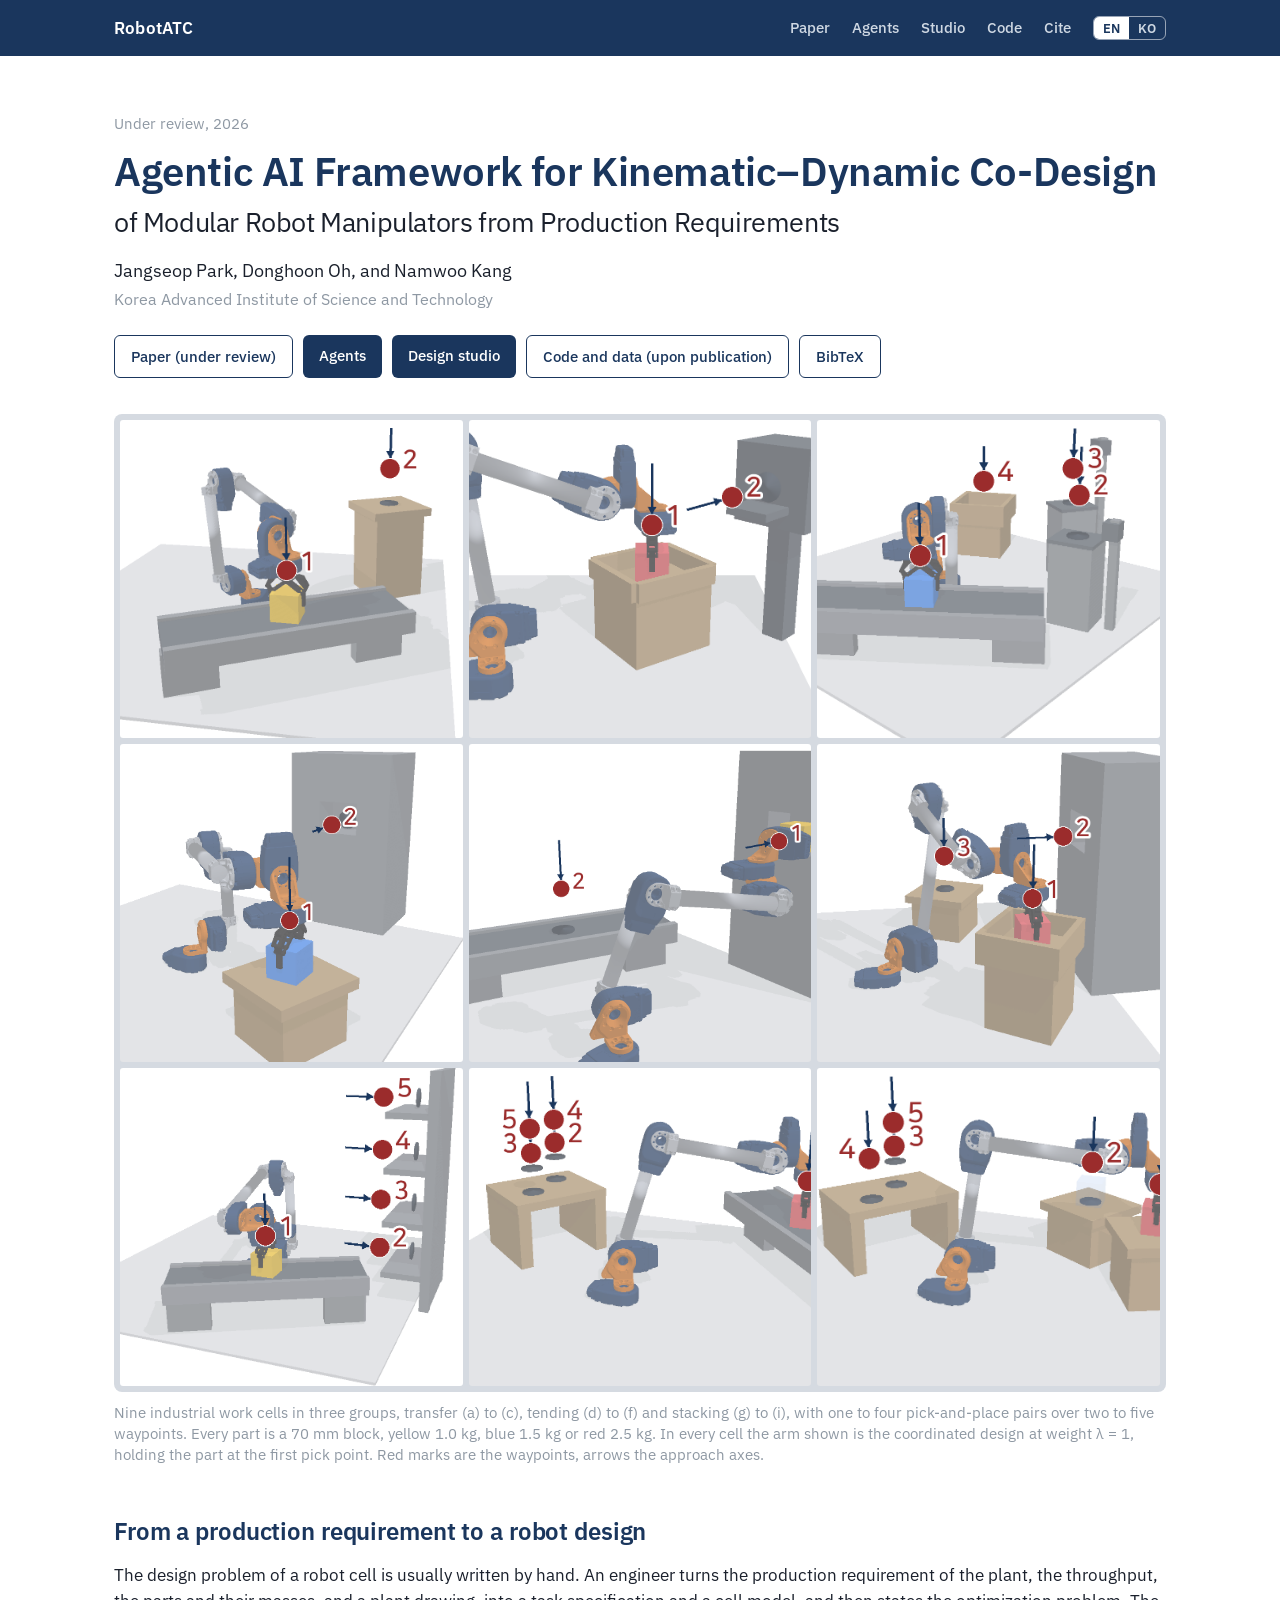
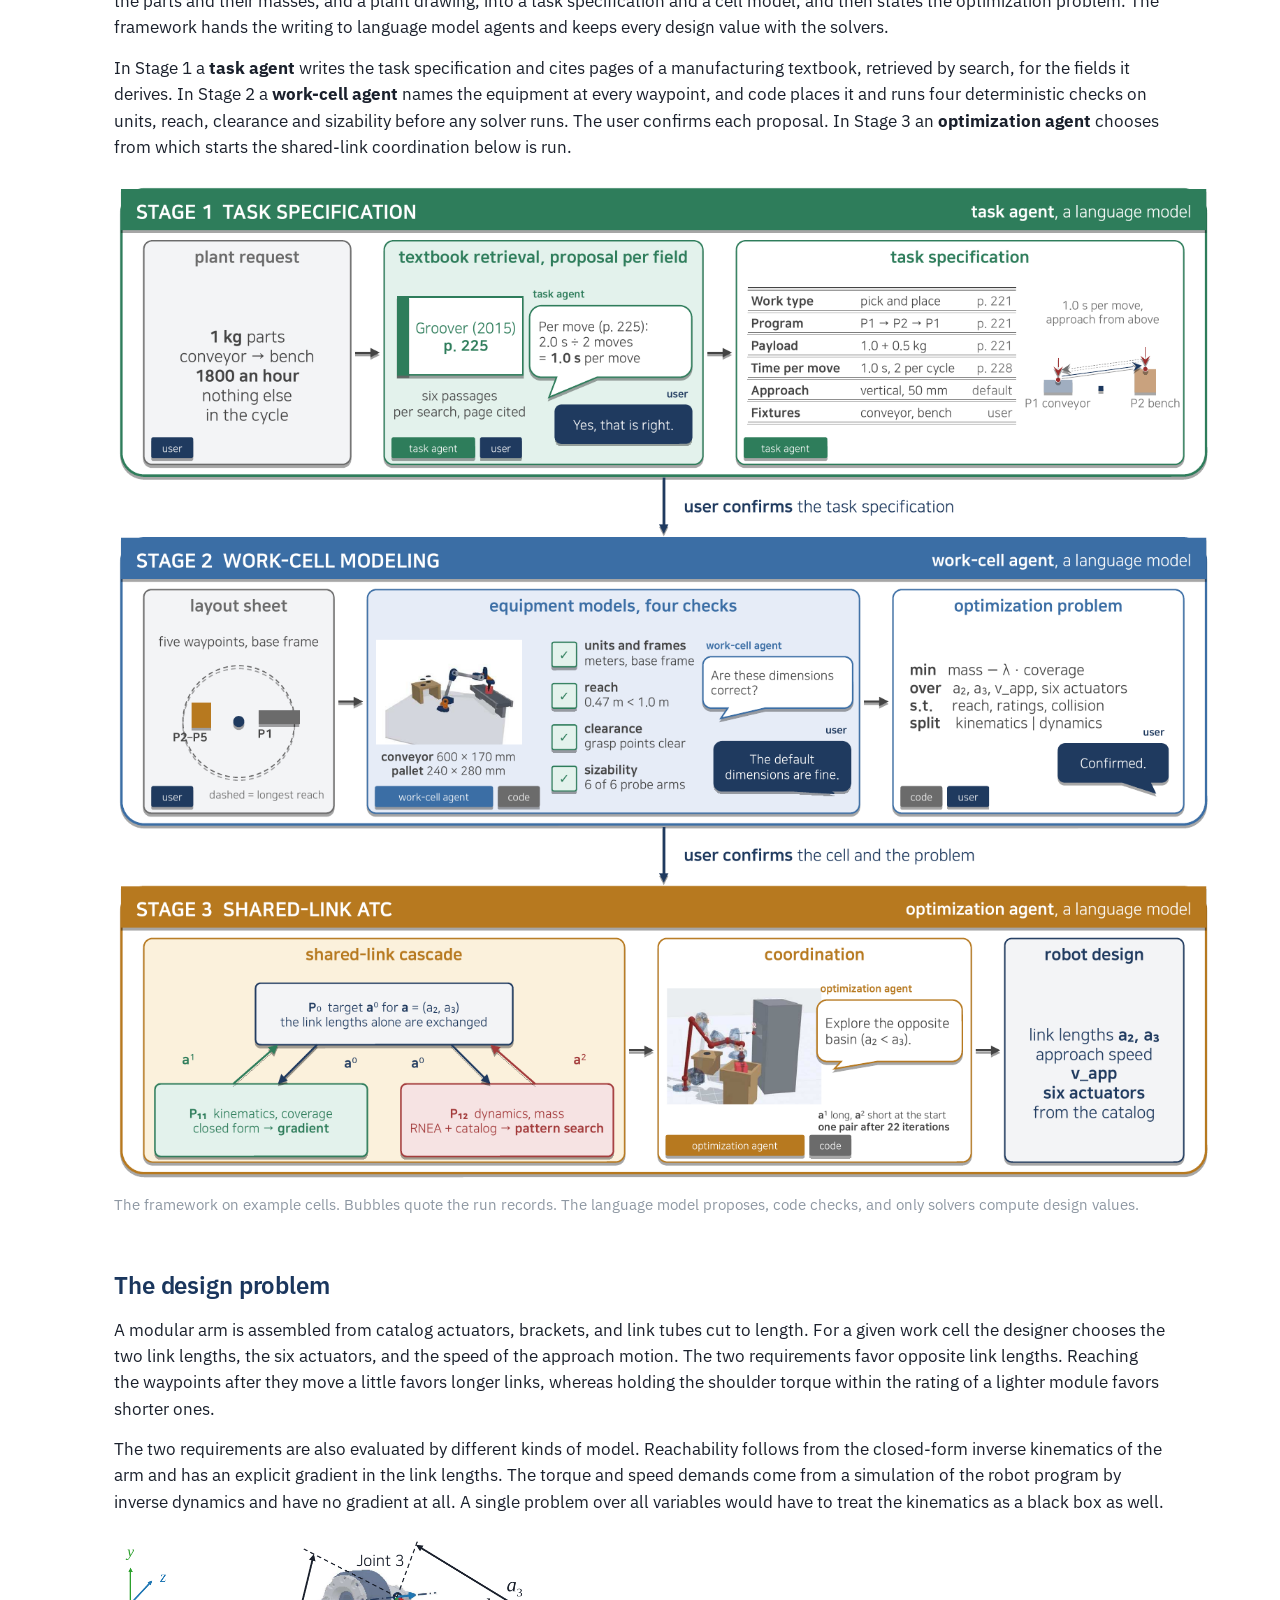
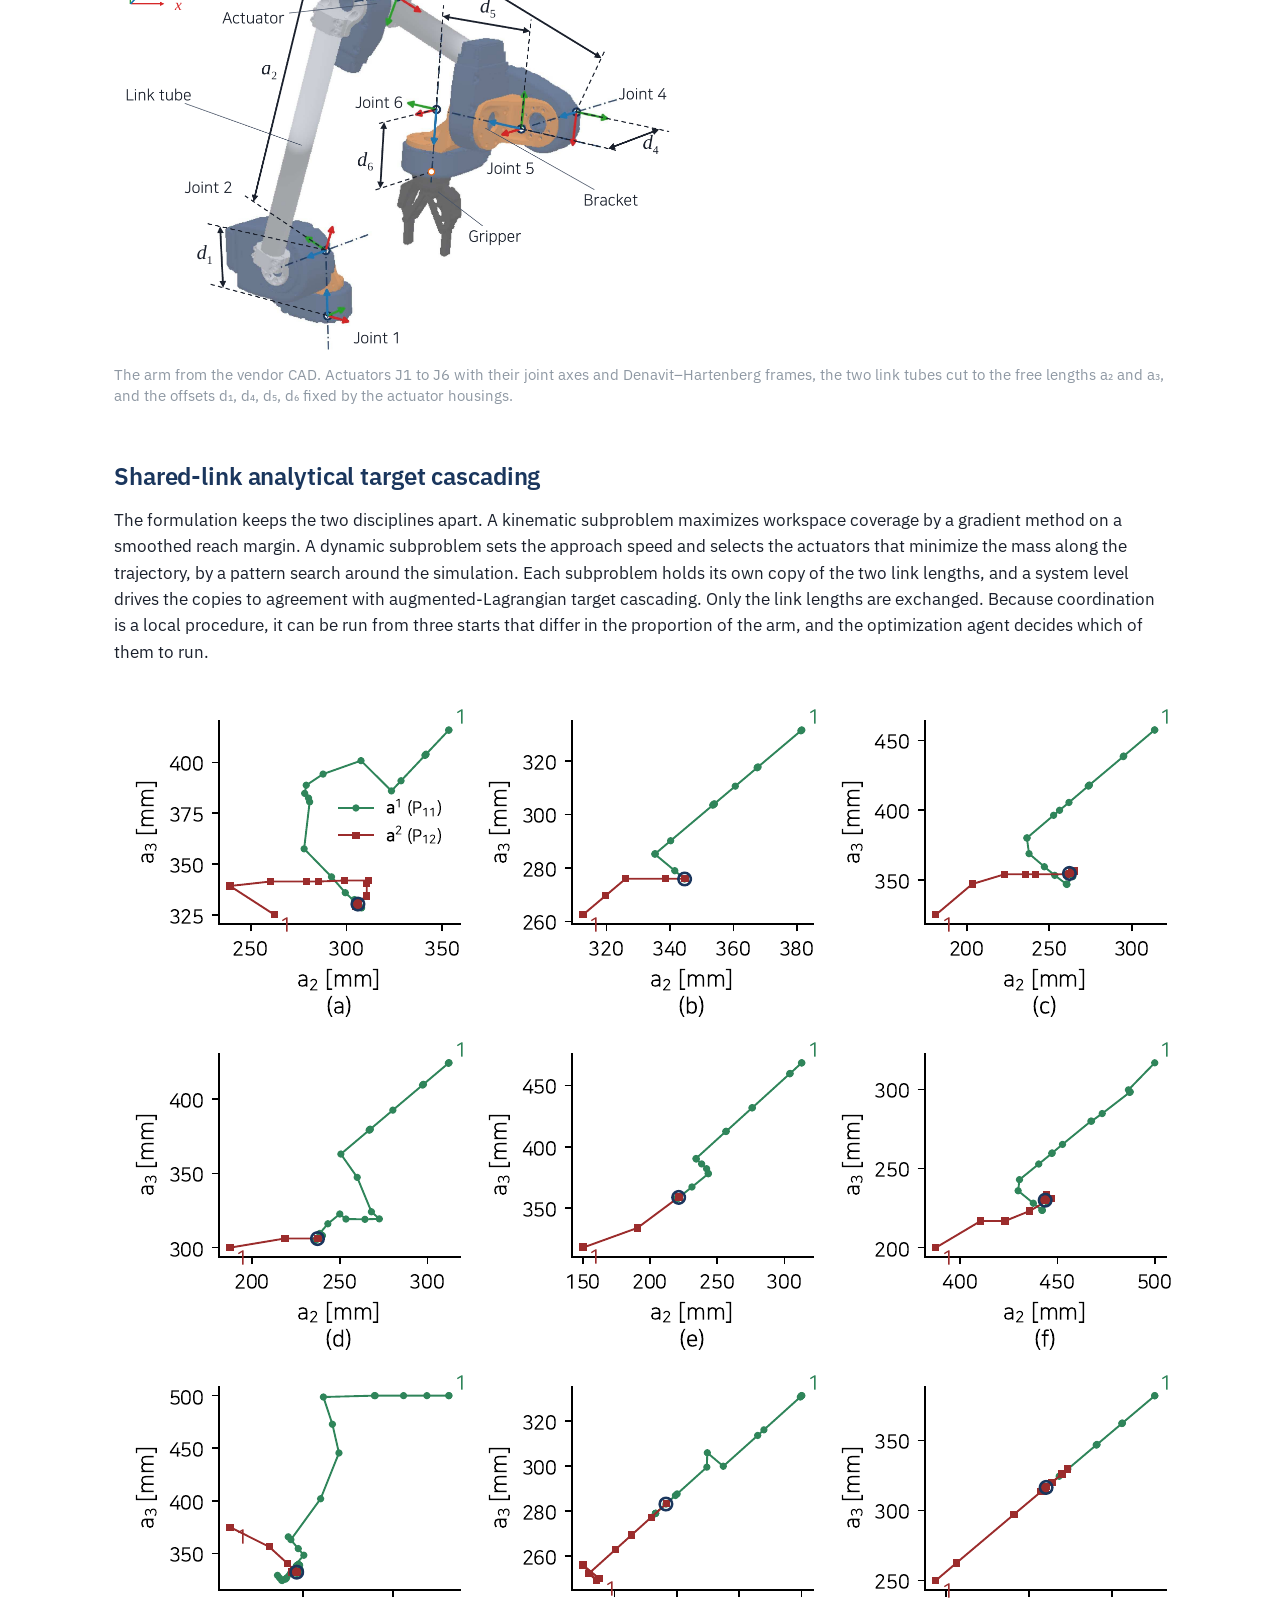
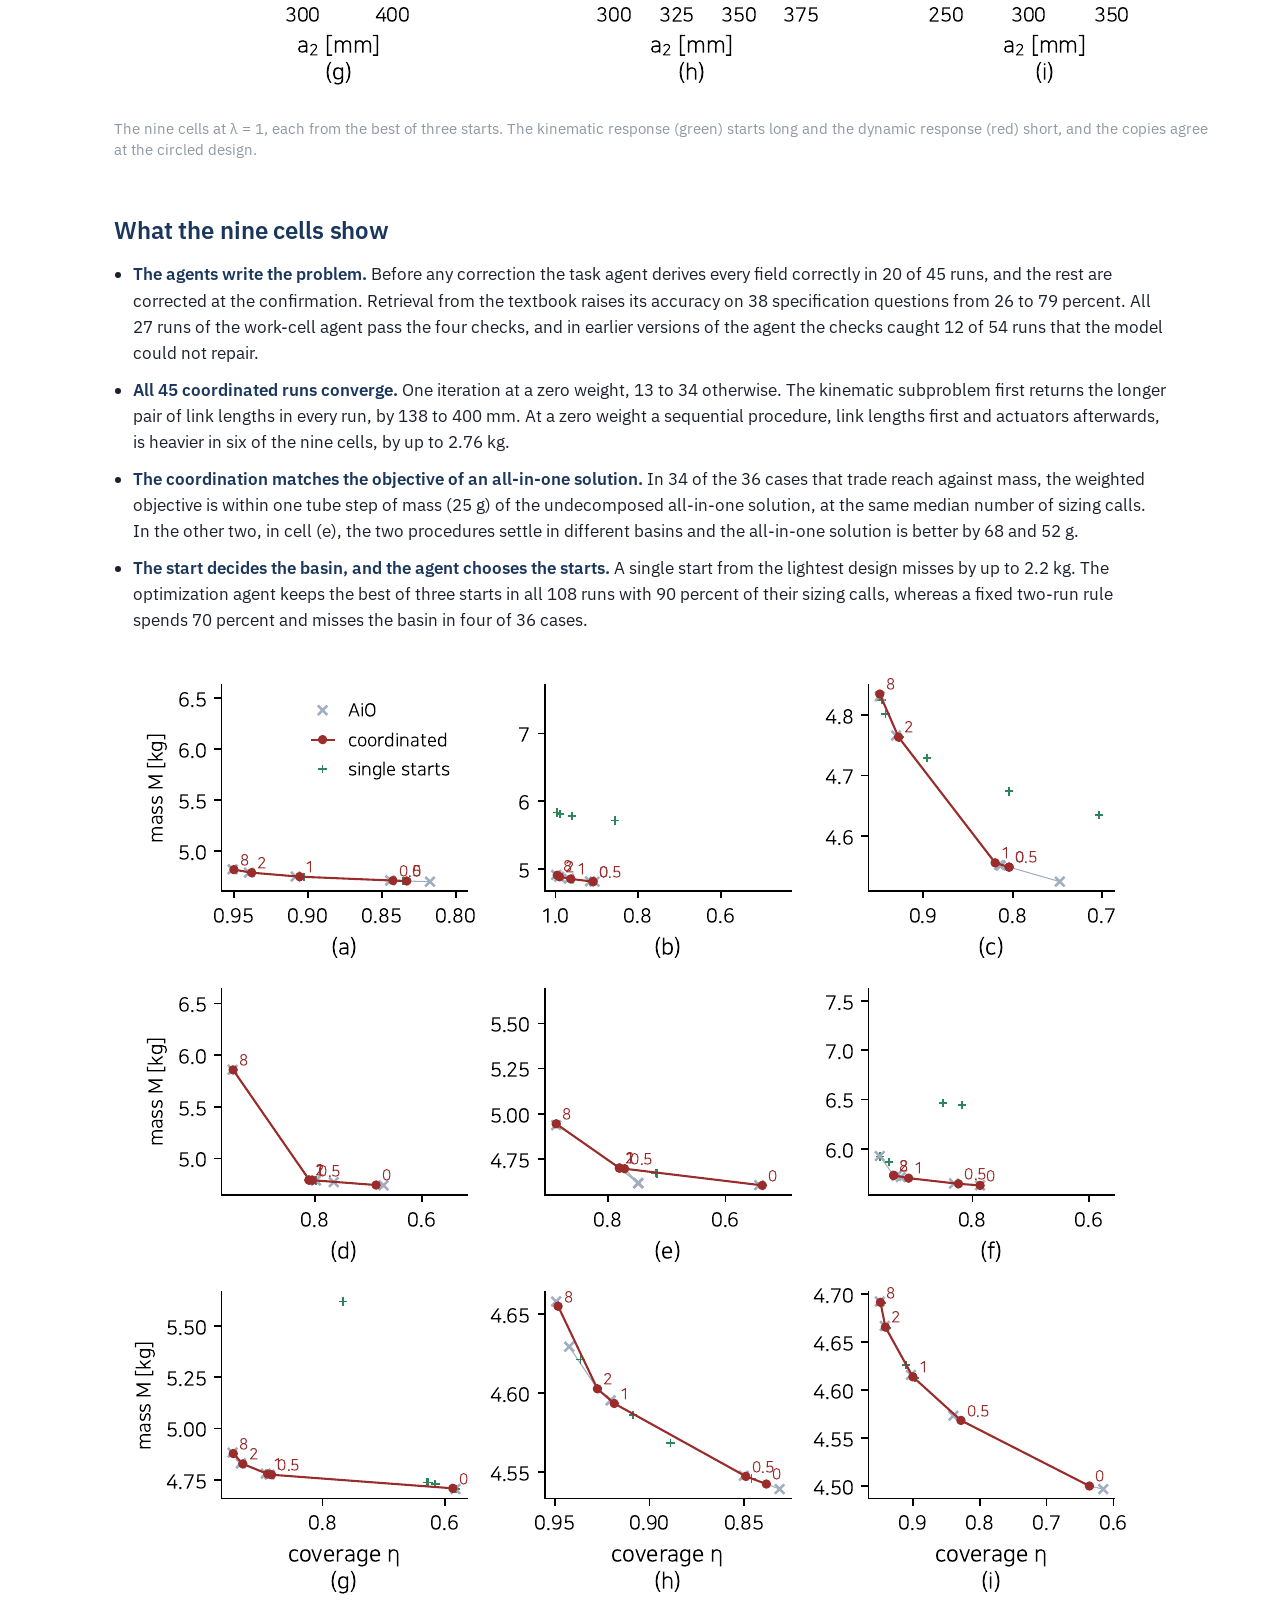
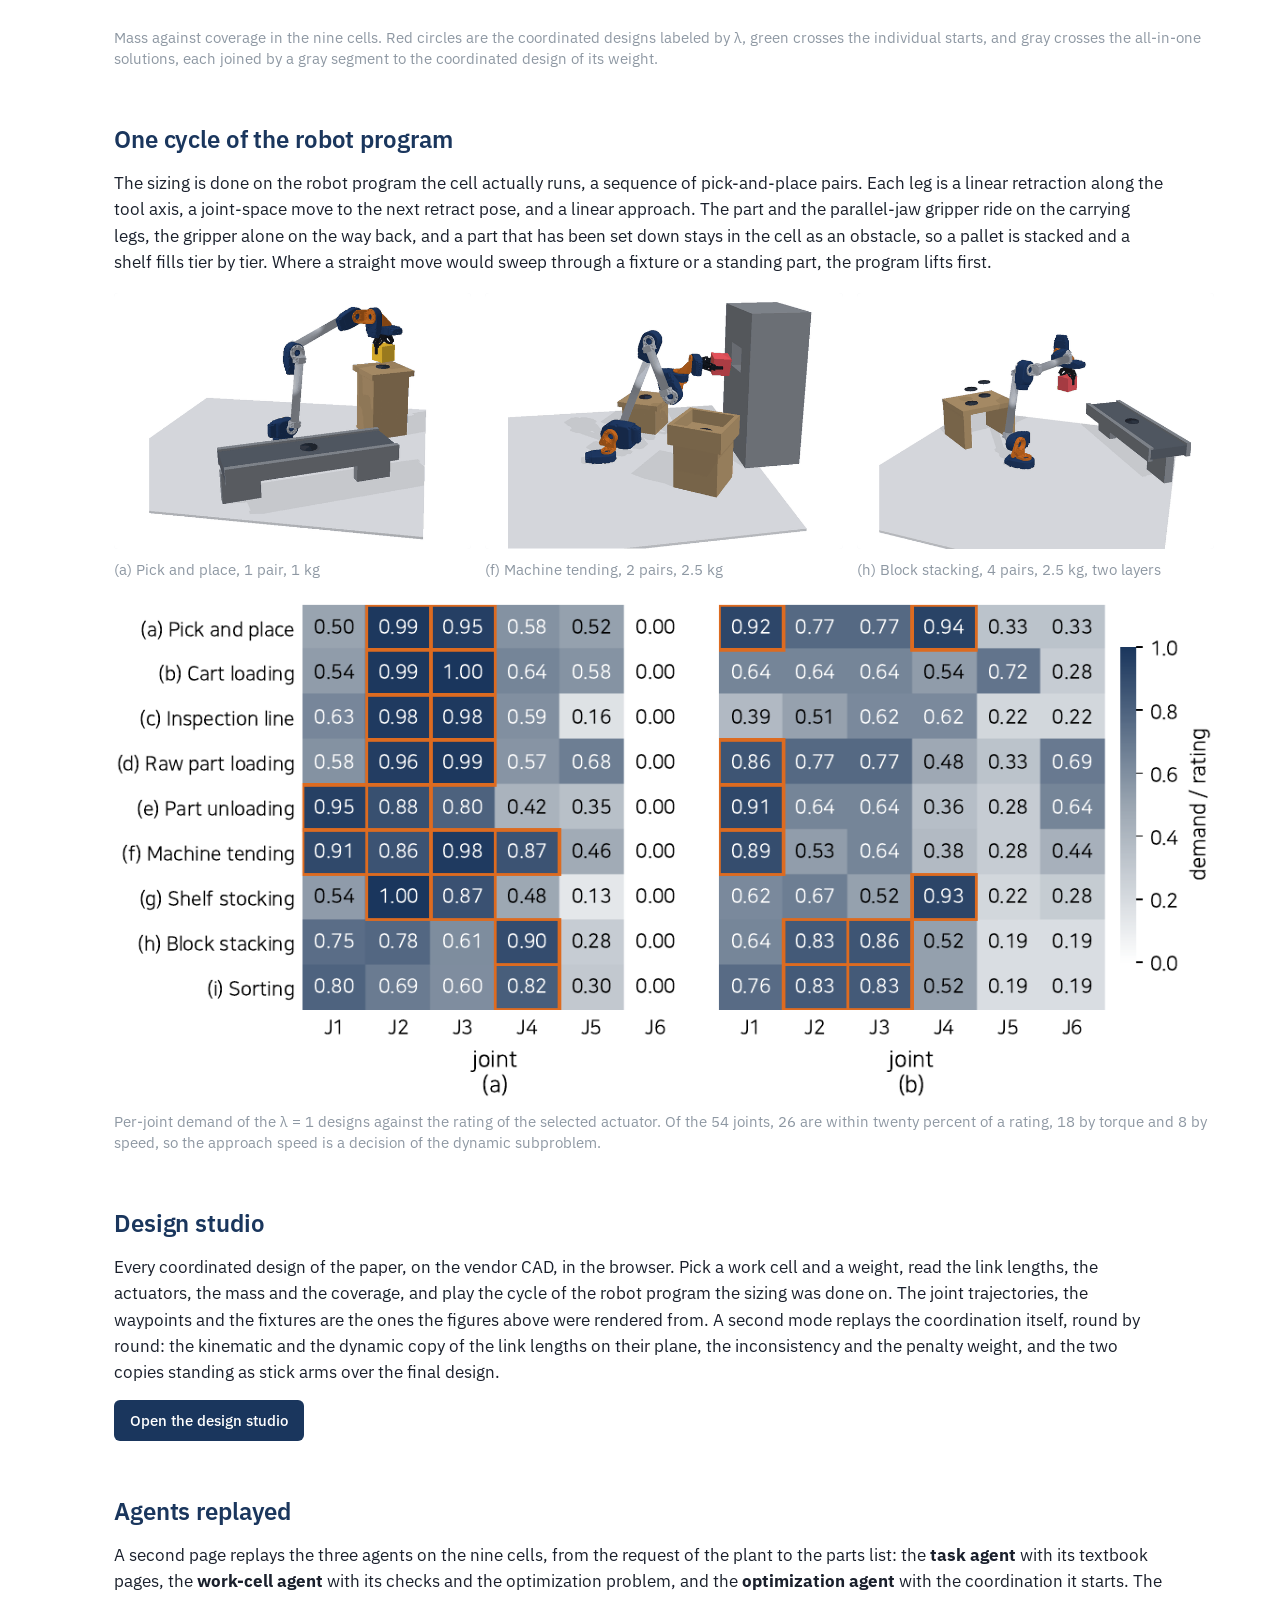
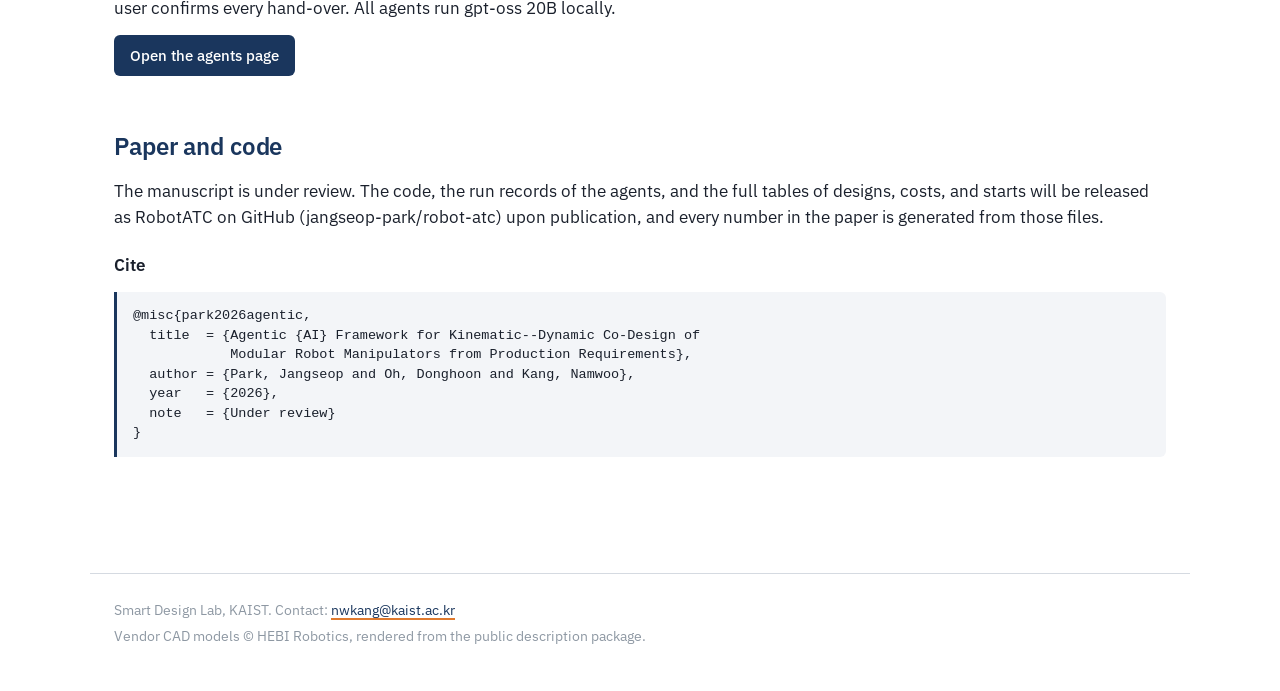
<file: index.html>
<!doctype html>
<html lang="en">
<head>
<meta charset="utf-8">
<meta name="viewport" content="width=device-width, initial-scale=1">
<title>RobotATC — Agentic AI Framework for Kinematic–Dynamic Co-Design</title>
<meta name="description" content="Language model agents write the co-design problem of a modular 6-DOF arm from a production requirement, and shared-link analytical target cascading solves it. Nine industrial work cells, code and data.">
<meta property="og:title" content="RobotATC — Agentic AI Framework for Kinematic–Dynamic Co-Design of Modular Robot Manipulators">
<meta property="og:description" content="From a production requirement to a modular arm: three language model agents, deterministic checks, and shared-link analytical target cascading on nine industrial work cells.">
<meta property="og:image" content="https://robotatc.github.io/assets/framework_staged.png">
<link rel="preconnect" href="https://fonts.googleapis.com">
<link rel="preconnect" href="https://fonts.gstatic.com" crossorigin>
<link href="https://fonts.googleapis.com/css2?family=IBM+Plex+Sans:ital,wght@0,400;0,500;0,600;1,400&family=Noto+Sans+KR:wght@400;500;700&display=swap" rel="stylesheet">
<link rel="stylesheet" href="style.css">
<link rel="icon" href="data:image/svg+xml,%3Csvg xmlns='http://www.w3.org/2000/svg' viewBox='0 0 32 32'%3E%3Ccircle cx='16' cy='16' r='14' fill='%231A365D'/%3E%3Ccircle cx='16' cy='16' r='5' fill='%23E07A2E'/%3E%3C/svg%3E">
</head>
<body>

<div class="top-wrap">
<header class="top">
  <a class="mark" href="/">RobotATC</a>
  <nav>
    <a href="#paper" data-i18n="nav.paper">Paper</a>
    <a href="agents/">Agents</a>
    <a href="studio/" data-i18n="nav.studio">Studio</a>
    <a href="#paper" data-i18n="nav.code">Code</a>
    <a href="#cite" data-i18n="nav.cite">Cite</a>
    <span class="lang" role="group" aria-label="Language"><button data-lang="en" class="on">EN</button><span>/</span><button data-lang="ko">KO</button></span>
  </nav>
</header>
</div>

<main>

<section class="title">
  <p class="venue" data-i18n="venue">Under review, 2026</p>
  <h1><b data-i18n="h1">Agentic AI Framework for Kinematic–Dynamic Co-Design</b><br><span data-i18n="h1sub">of Modular Robot Manipulators from Production Requirements</span></h1>
  <p class="authors" data-i18n-html="authors">Jangseop Park, Donghoon Oh, and Namwoo Kang<br><em>Korea Advanced Institute of Science and Technology</em></p>
  <p class="links">
    <span class="btn quiet" data-i18n="btn.paper">Paper (under review)</span>
    <a class="btn" href="agents/">Agents</a>
    <a class="btn" href="studio/" data-i18n="btn.studio">Design studio</a>
    <span class="btn quiet" data-i18n="btn.code">Code and data (upon publication)</span>
    <a class="btn quiet" href="#cite">BibTeX</a>
  </p>
</section>

<section class="cells" aria-label="The nine work cells">
  <figure>
    <div class="grid9">
      <img src="assets/cell_a_wp.png?v=20261107" alt="(a) Pick and place, two waypoints">
      <img src="assets/cell_b_wp.png?v=20261107" alt="(b) Cart loading, two waypoints">
      <img src="assets/cell_c_wp.png?v=20261107" alt="(c) Inspection line, four waypoints">
      <img src="assets/cell_d_wp.png?v=20261107" alt="(d) Raw part loading, two waypoints">
      <img src="assets/cell_e_wp.png?v=20261107" alt="(e) Part unloading, two waypoints">
      <img src="assets/cell_f_wp.png?v=20261107" alt="(f) Machine tending, three waypoints">
      <img src="assets/cell_g_wp.png?v=20261107" alt="(g) Shelf stocking, five waypoints">
      <img src="assets/cell_h_wp.png?v=20261107" alt="(h) Block stacking, five waypoints">
      <img src="assets/cell_i_wp.png?v=20261107" alt="(i) Sorting, five waypoints">
    </div>
    <figcaption data-i18n="cells.cap">Nine industrial work cells in three groups, transfer (a) to (c), tending (d) to (f) and stacking (g) to (i), with one to four pick-and-place pairs over two to five waypoints. Every part is a 70 mm block, yellow 1.0 kg, blue 1.5 kg or red 2.5 kg. In every cell the arm shown is the coordinated design at weight λ = 1, holding the part at the first pick point. Red marks are the waypoints, arrows the approach axes.</figcaption>
  </figure>
</section>

<section class="prose" id="framework">
  <h2 data-i18n="fw.h">From a production requirement to a robot design</h2>
  <p data-i18n="fw.p1">The design problem of a robot cell is usually written by hand. An engineer turns the production requirement of the plant, the throughput, the parts and their masses, and a plant drawing, into a task specification and a cell model, and then states the optimization problem. The framework hands the writing to language model agents and keeps every design value with the solvers.</p>
  <p data-i18n-html="fw.p2">In Stage 1 a <b>task agent</b> writes the task specification and cites pages of a manufacturing textbook, retrieved by search, for the fields it derives. In Stage 2 a <b>work-cell agent</b> names the equipment at every waypoint, and code places it and runs four deterministic checks on units, reach, clearance and sizability before any solver runs. The user confirms each proposal. In Stage 3 an <b>optimization agent</b> chooses from which starts the shared-link coordination below is run.</p>
  <figure class="wide">
    <img src="assets/framework_staged.png?v=20261107" alt="The three stages of the framework on example cells, with the dialog of each agent and the confirmation of the user">
    <figcaption data-i18n="fw.cap">The framework on example cells. Bubbles quote the run records. The language model proposes, code checks, and only solvers compute design values.</figcaption>
  </figure>
</section>

<section class="prose">
  <h2 data-i18n="prob.h">The design problem</h2>
  <p data-i18n="prob.p1">A modular arm is assembled from catalog actuators, brackets, and link tubes cut to length. For a given work cell the designer chooses the two link lengths, the six actuators, and the speed of the approach motion. The two requirements favor opposite link lengths. Reaching the waypoints after they move a little favors longer links, whereas holding the shoulder torque within the rating of a lighter module favors shorter ones.</p>
  <p data-i18n="prob.p2">The two requirements are also evaluated by different kinds of model. Reachability follows from the closed-form inverse kinematics of the arm and has an explicit gradient in the link lengths. The torque and speed demands come from a simulation of the robot program by inverse dynamics and have no gradient at all. A single problem over all variables would have to treat the kinematics as a black box as well.</p>
  <figure class="arm">
    <img src="assets/arm_cad.png?v=20261107" alt="The modular arm from the vendor CAD with joint frames and the dimensions d1, a2, a3, d4, d5, d6">
    <figcaption data-i18n="arm.cap">The arm from the vendor CAD. Actuators J1 to J6 with their joint axes and Denavit–Hartenberg frames, the two link tubes cut to the free lengths a₂ and a₃, and the offsets d₁, d₄, d₅, d₆ fixed by the actuator housings.</figcaption>
  </figure>
</section>

<section class="prose">
  <h2 data-i18n="atc.h">Shared-link analytical target cascading</h2>
  <p data-i18n="atc.p">The formulation keeps the two disciplines apart. A kinematic subproblem maximizes workspace coverage by a gradient method on a smoothed reach margin. A dynamic subproblem sets the approach speed and selects the actuators that minimize the mass along the trajectory, by a pattern search around the simulation. Each subproblem holds its own copy of the two link lengths, and a system level drives the copies to agreement with augmented-Lagrangian target cascading. Only the link lengths are exchanged. Because coordination is a local procedure, it can be run from three starts that differ in the proportion of the arm, and the optimization agent decides which of them to run.</p>
  <figure class="wide">
    <img src="assets/c_trace9.png?v=20261107" alt="Coordination of the nine cells at λ = 1 on the plane of the link lengths: kinematic response, dynamic response and system target, by iteration">
    <figcaption data-i18n="trace.cap">The nine cells at λ = 1, each from the best of three starts. The kinematic response (green) starts long and the dynamic response (red) short, and the copies agree at the circled design.</figcaption>
  </figure>
</section>

<section class="prose">
  <h2 data-i18n="find.h">What the nine cells show</h2>
  <ul class="findings">
    <li data-i18n-html="find.0"><b>The agents write the problem.</b> Before any correction the task agent derives every field correctly in 20 of 45 runs, and the rest are corrected at the confirmation. Retrieval from the textbook raises its accuracy on 38 specification questions from 26 to 79 percent. All 27 runs of the work-cell agent pass the four checks, and in earlier versions of the agent the checks caught 12 of 54 runs that the model could not repair.</li>
    <li data-i18n-html="find.1"><b>All 45 coordinated runs converge.</b> One iteration at a zero weight, 13 to 34 otherwise. The kinematic subproblem first returns the longer pair of link lengths in every run, by 138 to 400 mm. At a zero weight a sequential procedure, link lengths first and actuators afterwards, is heavier in six of the nine cells, by up to 2.76 kg.</li>
    <li data-i18n-html="find.2"><b>The coordination matches the objective of an all-in-one solution.</b> In 34 of the 36 cases that trade reach against mass, the weighted objective is within one tube step of mass (25 g) of the undecomposed all-in-one solution, at the same median number of sizing calls. In the other two, in cell (e), the two procedures settle in different basins and the all-in-one solution is better by 68 and 52 g.</li>
    <li data-i18n-html="find.3"><b>The start decides the basin, and the agent chooses the starts.</b> A single start from the lightest design misses by up to 2.2 kg. The optimization agent keeps the best of three starts in all 108 runs with 90 percent of their sizing calls, whereas a fixed two-run rule spends 70 percent and misses the basin in four of 36 cases.</li>
  </ul>
  <figure class="wide">
    <img src="assets/c_fronts9.png?v=20261107" alt="Mass against coverage in the nine cells: the five coordinated designs by weight, and the all-in-one solutions">
    <figcaption data-i18n="fronts.cap">Mass against coverage in the nine cells. Red circles are the coordinated designs labeled by λ, green crosses the individual starts, and gray crosses the all-in-one solutions, each joined by a gray segment to the coordinated design of its weight.</figcaption>
  </figure>
</section>

<section class="prose">
  <h2 data-i18n="cycle.h">One cycle of the robot program</h2>
  <p data-i18n="cycle.p">The sizing is done on the robot program the cell actually runs, a sequence of pick-and-place pairs. Each leg is a linear retraction along the tool axis, a joint-space move to the next retract pose, and a linear approach. The part and the parallel-jaw gripper ride on the carrying legs, the gripper alone on the way back, and a part that has been set down stays in the cell as an obstacle, so a pallet is stacked and a shelf fills tier by tier. Where a straight move would sweep through a fixture or a standing part, the program lifts first.</p>
  <div class="gifs">
    <figure><img src="assets/cell_a_c.gif?v=20261005" loading="lazy" alt="Pick and place cycle"><figcaption data-i18n="gif.a">(a) Pick and place, 1 pair, 1 kg</figcaption></figure>
    <figure><img src="assets/cell_f_c.gif?v=20261005" loading="lazy" alt="Machine tending cycle"><figcaption data-i18n="gif.f">(f) Machine tending, 2 pairs, 2.5 kg</figcaption></figure>
    <figure><img src="assets/cell_h_c.gif?v=20261005" loading="lazy" alt="Palletizing cycle"><figcaption data-i18n="gif.h">(h) Block stacking, 4 pairs, 2.5 kg, two layers</figcaption></figure>
  </div>
  <figure class="wide">
    <img src="assets/c_demand_heat.png?v=20261107" alt="Per-joint torque and speed demand of the coordinated designs against the ratings of the selected actuators">
    <figcaption data-i18n="demand.cap">Per-joint demand of the λ = 1 designs against the rating of the selected actuator. Of the 54 joints, 26 are within twenty percent of a rating, 18 by torque and 8 by speed, so the approach speed is a decision of the dynamic subproblem.</figcaption>
  </figure>
</section>

<section class="prose" id="studio">
  <h2 data-i18n="studio.h">Design studio</h2>
  <p data-i18n="studio.p">Every coordinated design of the paper, on the vendor CAD, in the browser. Pick a work cell and a weight, read the link lengths, the actuators, the mass and the coverage, and play the cycle of the robot program the sizing was done on. The joint trajectories, the waypoints and the fixtures are the ones the figures above were rendered from. A second mode replays the coordination itself, round by round: the kinematic and the dynamic copy of the link lengths on their plane, the inconsistency and the penalty weight, and the two copies standing as stick arms over the final design.</p>
  <p><a class="btn" href="studio/" data-i18n="studio.btn">Open the design studio</a></p>
</section>

<section class="prose" id="agents">
  <h2 data-i18n="agents.h">Agents replayed</h2>
  <p data-i18n-html="agents.p">A second page replays the three agents on the nine cells, from the request of the plant to the parts list: the <b>task agent</b> with its textbook pages, the <b>work-cell agent</b> with its checks and the optimization problem, and the <b>optimization agent</b> with the coordination it starts. The user confirms every hand-over. All agents run gpt-oss 20B locally.</p>
  <p><a class="btn" href="agents/" data-i18n="agents.btn">Open the agents page</a></p>
</section>

<section class="prose" id="paper">
  <h2 data-i18n="paper.h">Paper and code</h2>
  <p data-i18n-html="paper.p">The manuscript is under review. The code, the run records of the agents, and the full tables of designs, costs, and starts will be released as RobotATC on GitHub (jangseop-park/robot-atc) upon publication, and every number in the paper is generated from those files.</p>
  <div id="cite">
    <h3 data-i18n="cite.h">Cite</h3>
<pre>@misc{park2026agentic,
  title  = {Agentic {AI} Framework for Kinematic--Dynamic Co-Design of
            Modular Robot Manipulators from Production Requirements},
  author = {Park, Jangseop and Oh, Donghoon and Kang, Namwoo},
  year   = {2026},
  note   = {Under review}
}</pre>
  </div>
</section>

</main>

<footer>
  <p data-i18n-html="ft.1">Smart Design Lab, KAIST. Contact: <a href="mailto:nwkang@kaist.ac.kr">nwkang@kaist.ac.kr</a></p>
  <p data-i18n="ft.2">Vendor CAD models © HEBI Robotics, rendered from the public description package.</p>
</footer>

<script src="i18n.js?v=12"></script>
<script src="lang.js"></script>
</body>
</html>
</file>
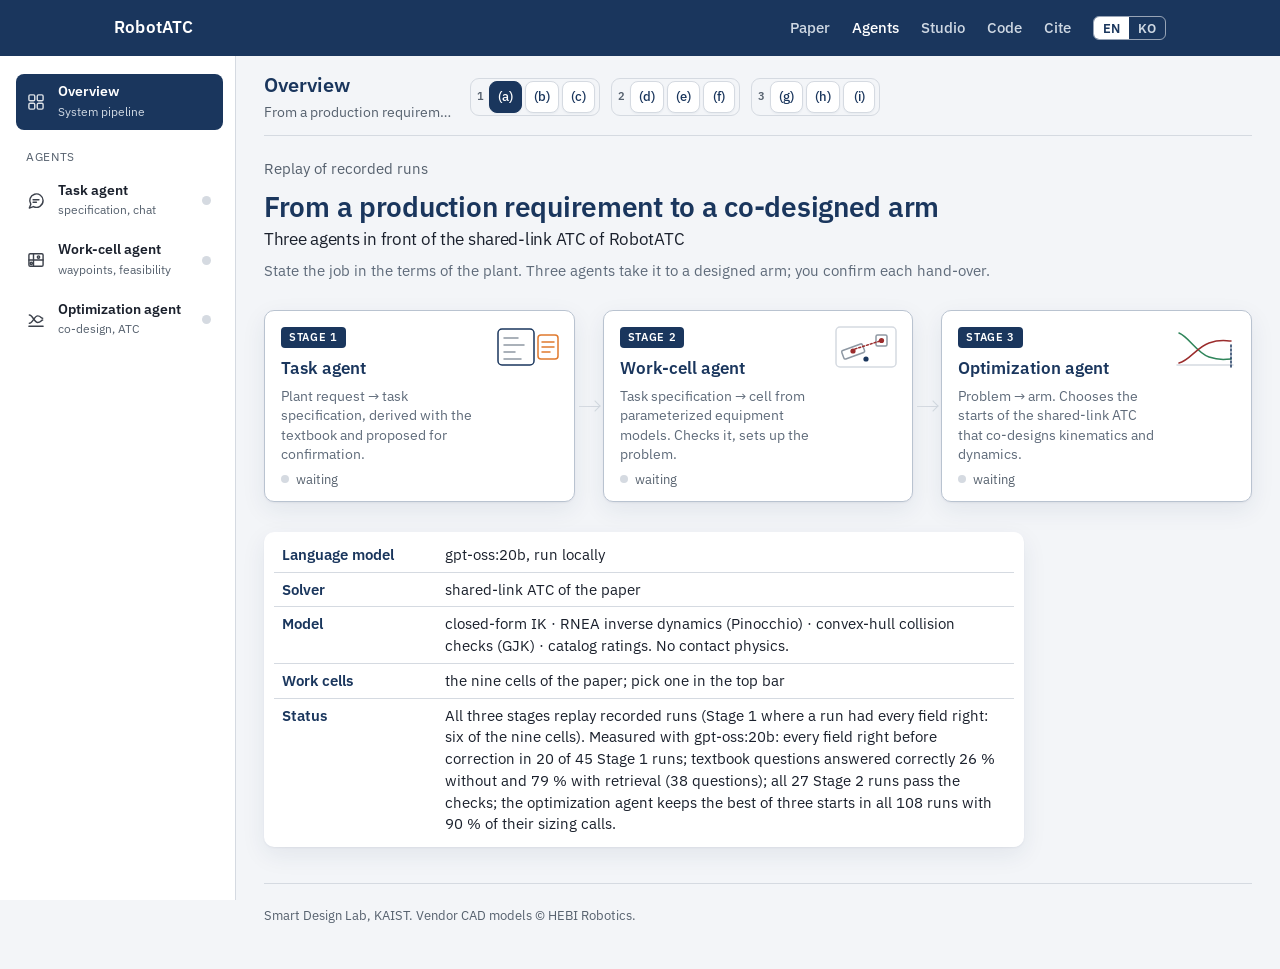
<file: agents/index.html>
<!doctype html>
<html lang="en">
<head>
<meta charset="utf-8">
<meta name="viewport" content="width=device-width, initial-scale=1">
<title>RobotATC Agents — from a production requirement to a co-designed arm</title>
<meta name="description" content="Three agents take a work cell from a production requirement to a co-designed modular arm: task, work-cell and optimization agent, with the user confirming each hand-over.">
<link rel="preconnect" href="https://fonts.googleapis.com">
<link rel="preconnect" href="https://fonts.gstatic.com" crossorigin>
<link href="https://fonts.googleapis.com/css2?family=IBM+Plex+Sans:ital,wght@0,400;0,500;0,600;1,400&family=IBM+Plex+Mono:wght@400;500&family=Noto+Sans+KR:wght@400;500;700&display=swap" rel="stylesheet">
<link rel="stylesheet" href="../style.css">
<link rel="stylesheet" href="style.css?v=19">
<link rel="icon" href="data:image/svg+xml,%3Csvg xmlns='http://www.w3.org/2000/svg' viewBox='0 0 32 32'%3E%3Ccircle cx='16' cy='16' r='14' fill='%231A365D'/%3E%3Ccircle cx='16' cy='16' r='5' fill='%23E07A2E'/%3E%3C/svg%3E">
</head>
<body class="agents">

<div class="top-wrap">
<header class="top">
  <a class="mark" href="../">RobotATC</a>
  <nav>
    <a href="../#paper" data-i18n="nav.paper">Paper</a>
    <a href="./" aria-current="page">Agents</a>
    <a href="../studio/" data-i18n="nav.studio">Studio</a>
    <a href="../#paper" data-i18n="nav.code">Code</a>
    <a href="../#cite" data-i18n="nav.cite">Cite</a>
    <span class="lang" role="group" aria-label="Language"><button data-lang="en" class="on">EN</button><span>/</span><button data-lang="ko">KO</button></span>
  </nav>
</header>
</div>

<div class="shell">

<!-- ---------------------------------------------------------------- sidebar -->
<aside class="sidebar">
  <nav class="views" aria-label="Views">
    <button class="nav-item active" data-view="overview"><svg viewBox="0 0 24 24"><rect x="3.5" y="3.5" width="7" height="7" rx="1.5"/><rect x="13.5" y="3.5" width="7" height="7" rx="1.5"/><rect x="3.5" y="13.5" width="7" height="7" rx="1.5"/><rect x="13.5" y="13.5" width="7" height="7" rx="1.5"/></svg><b data-i18n="nav.ov">Overview</b><span data-i18n="nav.ov.s">System pipeline</span></button>
    <div class="nav-label" data-i18n="nav.agents">Agents</div>
    <button class="nav-item" data-view="task" data-card="task"><svg viewBox="0 0 24 24"><path d="M20.5 11.5a8 8 0 0 1-11.6 7.2L4 20.5l1.8-4.6A8 8 0 1 1 20.5 11.5z"/><path d="M8.5 10.5h7M8.5 13.5h4"/></svg><b>Task agent</b><span data-i18n="nav.task.s">specification, chat</span><i class="dot"></i></button>
    <button class="nav-item" data-view="layout" data-card="layout"><svg viewBox="0 0 24 24"><rect x="3.5" y="4.5" width="17" height="15" rx="1.5"/><path d="M3.5 12h17M9 4.5v15"/><circle cx="15" cy="8.5" r="1.4"/><circle cx="6.3" cy="16" r="1.4"/></svg><b>Work-cell agent</b><span data-i18n="nav.layout.s">waypoints, feasibility</span><i class="dot"></i></button>
    <button class="nav-item" data-view="opt" data-card="opt"><svg viewBox="0 0 24 24"><path d="M3.5 19.5h17"/><path d="M4 6c4 0 6 9 10 9s4-3 6-3"/><path d="M4 16c4 0 6-9 10-9s4 3 6 3"/></svg><b>Optimization agent</b><span data-i18n="nav.opt.s">co-design, ATC</span><i class="dot"></i></button>
  </nav>
</aside>

<!-- ---------------------------------------------------------------- main -->
<main>

<header class="topbar">
  <div class="view-head">
    <h2 id="view-title">Overview</h2>
    <p id="view-sub">From a production requirement to a co-designed arm</p>
  </div>
  <div class="controls" aria-label="Replay controls">
    <span class="cellpick" id="cellpick"></span>
    <button id="btn-play" data-i18n="ctl.play">▶ Replay</button>
    <button id="btn-reset" title="Reset">↺</button>
    <span class="speed"><button data-speed="0.7">0.7×</button><button data-speed="1" class="on">1×</button><button data-speed="1.8">1.8×</button></span>
    <span id="status" class="status">ready</span>
  </div>
</header>

<!-- ================================================================ overview -->
<section class="view active" id="view-overview">
  <p class="venue" data-i18n="venue">Replay of recorded runs</p>
  <h1><b data-i18n="h1">From a production requirement to a co&#8209;designed arm</b><br><span data-i18n="h1sub">Three agents in front of the shared-link ATC of RobotATC</span></h1>
  <p class="lead" data-i18n="lead">State the job in the terms of the plant. Three agents take it to a designed arm; you confirm each hand-over.</p>

  <div class="stages" aria-label="The three stages">
    <button class="stage" data-view="task" data-card="task"><small data-i18n="stage.1">Stage 1</small><h3>Task agent</h3><p data-i18n="s1.p">Plant request → task specification, derived with the textbook and proposed for confirmation.</p><span class="thumb"><svg viewBox="0 0 64 44"><rect x="2" y="4" width="36" height="36" rx="4" stroke="#1A365D"/><path d="M8 13h14M8 20h20M8 27h11M8 34h17" stroke="#8E98A3"/><rect x="42" y="10" width="20" height="24" rx="3" stroke="#E07A2E"/><path d="M46 17h12M46 22h12M46 27h8" stroke="#E07A2E"/></svg></span><span class="live" id="live-task"></span></button>
    <span class="arrow" aria-hidden="true"></span>
    <button class="stage" data-view="layout" data-card="layout"><small data-i18n="stage.2">Stage 2</small><h3>Work-cell agent</h3><p data-i18n="s2.p">Task specification → cell from parameterized equipment models. Checks it, sets up the problem.</p><span class="thumb"><svg viewBox="0 0 64 44"><rect x="2" y="2" width="60" height="40" rx="4" stroke="#D5DAE1"/><rect x="8" y="22" width="22" height="9" rx="1.5" transform="rotate(-20 19 26)" stroke="#8E98A3"/><rect x="42" y="10" width="11" height="11" rx="1.5" stroke="#8E98A3"/><circle cx="19" cy="26" r="2.6" fill="#9B2C2C" stroke="none"/><circle cx="47.5" cy="15.5" r="2.6" fill="#9B2C2C" stroke="none"/><circle cx="32" cy="34" r="2.6" fill="#1A365D" stroke="none"/><path d="M21 24 46 16" stroke="#9B2C2C" stroke-dasharray="2 2"/></svg></span><span class="live" id="live-layout"></span></button>
    <span class="arrow" aria-hidden="true"></span>
    <button class="stage" data-view="opt" data-card="opt"><small data-i18n="stage.3">Stage 3</small><h3>Optimization agent</h3><p data-i18n="s3.p">Problem → arm. Chooses the starts of the shared-link ATC that co-designs kinematics and dynamics.</p><span class="thumb"><svg viewBox="0 0 64 44"><path d="M4 40h56" stroke="#D5DAE1"/><path d="M6 8c10 4 18 20 30 24s16 2 22 2" stroke="#2F855A"/><path d="M6 38c10-2 18-16 30-20s16-2 22-2" stroke="#9B2C2C"/><path d="M58 20v22" stroke="#1A365D" stroke-dasharray="2 2"/></svg></span><span class="live" id="live-opt"></span></button>
  </div>

  <table class="card-table setup" id="setup">
    <tr><th data-i18n="ov.llm">Language model</th><td>gpt-oss:20b, <span data-i18n="ov.local">run locally</span></td></tr>
    <tr><th data-i18n="ov.solver">Solver</th><td data-i18n="ov.solver.v">shared-link ATC of the paper</td></tr>
    <tr><th data-i18n="ov.model">Model</th><td data-i18n="ov.model.v">closed-form IK · RNEA inverse dynamics (Pinocchio) · convex-hull collision checks (GJK) · catalog ratings. No contact physics.</td></tr>
    <tr><th data-i18n="ov.cells">Work cells</th><td data-i18n="ov.cells.v">the nine cells of the paper; pick one in the top bar</td></tr>
    <tr><th data-i18n="ov.status">Status</th><td data-i18n="ov.status.v">All three stages replay recorded runs (Stage 1 where a run had every field right: six of the nine cells). Measured with gpt-oss:20b: every field right before correction in 20 of 45 Stage 1 runs; textbook questions answered correctly 26 % without and 79 % with retrieval (38 questions); all 27 Stage 2 runs pass the checks; the optimization agent keeps the best of three starts in all 108 runs with 90 % of their sizing calls.</td></tr>
  </table>
</section>

<!-- ================================================================ task agent -->
<section class="view" id="view-task">
  <div class="card">
    <header>
      <p class="now" id="now-task"></p>
      <p class="who" data-i18n="c1.who">The model derives each field from the request and the textbook (Groover); you confirm.</p>
    </header>
    <div class="two">
      <div class="chat" id="chat" aria-live="polite"></div>
      <div class="side">
        <h3 data-i18n="c1.card">Task specification</h3>
        <table class="card-table" id="task-card"></table>
        <p class="confirm" id="task-confirm"><span class="dot"></span><span>waiting for confirmation</span></p>
        <h3 class="after" data-i18n="c1.sketch">Sketch of the task</h3>
        <canvas id="sketch" width="560" height="300" aria-label="Sketch of the task as the card fills in: pick point, place point, loop, payload, timing, approach"></canvas>
        <p class="caption" data-i18n="c1.sketchcap">From the task specification, not to scale.</p>
      </div>
    </div>
    <p class="foot" id="task-foot"></p>
  </div>
  <button class="next" id="next-task" data-view="layout" disabled><span data-i18n="next.1">Task specification confirmed, on to the Work-cell agent</span> →</button>
</section>

<!-- ================================================================ layout agent -->
<section class="view" id="view-layout">
  <div class="card">
    <header>
      <p class="now" id="now-layout"></p>
      <p class="who" data-i18n="c2.who">The model names the fixtures; code places and checks; you confirm.</p>
    </header>
    <div class="two">
      <div>
        <div class="embed"><iframe id="plan3d" title="The cell in 3D: fixtures, waypoints, approach axes" loading="lazy"></iframe></div>
        <p class="caption" data-i18n-html="c2.cap">The cell as placed: fixtures, waypoints in order, approach axes. No arm yet. Drag to orbit · <a href="../studio/">studio</a>.</p>
        <div class="chat" id="chat-layout" aria-live="polite"></div>
      </div>
      <div class="side">
        <h3 data-i18n="c2.fix">Fixtures</h3>
        <ul class="plain" id="fixtures"></ul>
        <h3 data-i18n="c2.chk">Feasibility</h3>
        <ul class="checks" id="checks"></ul>
        <h3 data-i18n="c2.prob">Optimization problem</h3>
        <table class="card-table" id="problem"></table>
        <p class="confirm" id="layout-confirm"><span class="dot"></span><span>waiting for confirmation</span></p>
      </div>
    </div>
    <p class="foot" id="layout-foot"></p>
  </div>
  <button class="next" id="next-layout" data-view="opt" disabled><span data-i18n="next.2">Cell and problem confirmed, on to the Optimization agent</span> →</button>
</section>

<!-- ================================================================ optimization agent -->
<section class="view" id="view-opt">
  <div class="card">
    <header>
      <p class="now" id="now-opt"></p>
      <p class="who" data-i18n="c3.who">The model chooses the starts. Kinematics (SQP) and dynamics (pattern search) agree on the link lengths.</p>
    </header>
    <div class="two">
      <div>
        <div class="embed tall"><iframe id="coord3d" title="Coordination in 3D: the kinematic and dynamic copies as stick arms over the final design" loading="lazy"></iframe></div>
        <p class="caption" data-i18n="c3.cap3d">The two copies as stick arms over the final design: kinematics green, dynamics red.</p>
        <div class="chat" id="chat-opt" aria-live="polite"></div>
      </div>
      <div class="side">
        <h3><span data-i18n="c3.round">Round</span> <span id="round">0</span> / <span id="rounds">—</span> <span class="h3-note" data-i18n="c3.atc">how a round works</span></h3>
        <svg id="atc" viewBox="0 0 440 276" role="img" aria-label="Target cascading: the system sends the target link lengths to the kinematic and the dynamic subproblem, each returns its response, and the penalty weight rises when the two responses stay apart"></svg>
        <p class="caption" data-i18n="c3.atccap">Target down, responses up, every round. The weight rises only when the copies stop closing in.</p>
        <div class="charts">
          <canvas id="plane" width="320" height="300" aria-label="Link-length plane: kinematic and dynamic copies per round"></canvas>
          <canvas id="gap" width="320" height="300" aria-label="Inconsistency and penalty weight per round"></canvas>
        </div>
        <p class="caption" data-i18n-html="c3.cap"><b>Left</b>: the two copies of (a₂, a₃) by round. <b>Right</b>: their distance (mm, log) and the penalty weight.</p>
        <table class="card-table" id="live" hidden></table>
        <h3 class="after" data-i18n="c3.design">Design</h3>
        <table class="card-table" id="design"></table>
        <p class="confirm" id="opt-confirm"><span class="dot"></span><span>design returned to the user</span></p>
      </div>
    </div>
    <p class="foot" data-i18n="c3.foot">The ATC of the paper, unchanged. Copies agree within 1 mm; the design is re-verified on the full cycle.</p>
  </div>
  <a class="next" id="next-opt" href="../studio/"><span data-i18n="c3.open">Open this design in the studio</span> →</a>
</section>

<footer>
  <p data-i18n="ft.2">Smart Design Lab, KAIST. Vendor CAD models © HEBI Robotics.</p>
</footer>

</main>
</div>

<script src="i18n.js?v=12"></script>
<script src="../lang.js"></script>
<script src="app.js?v=38"></script>
</body>
</html>
</file>
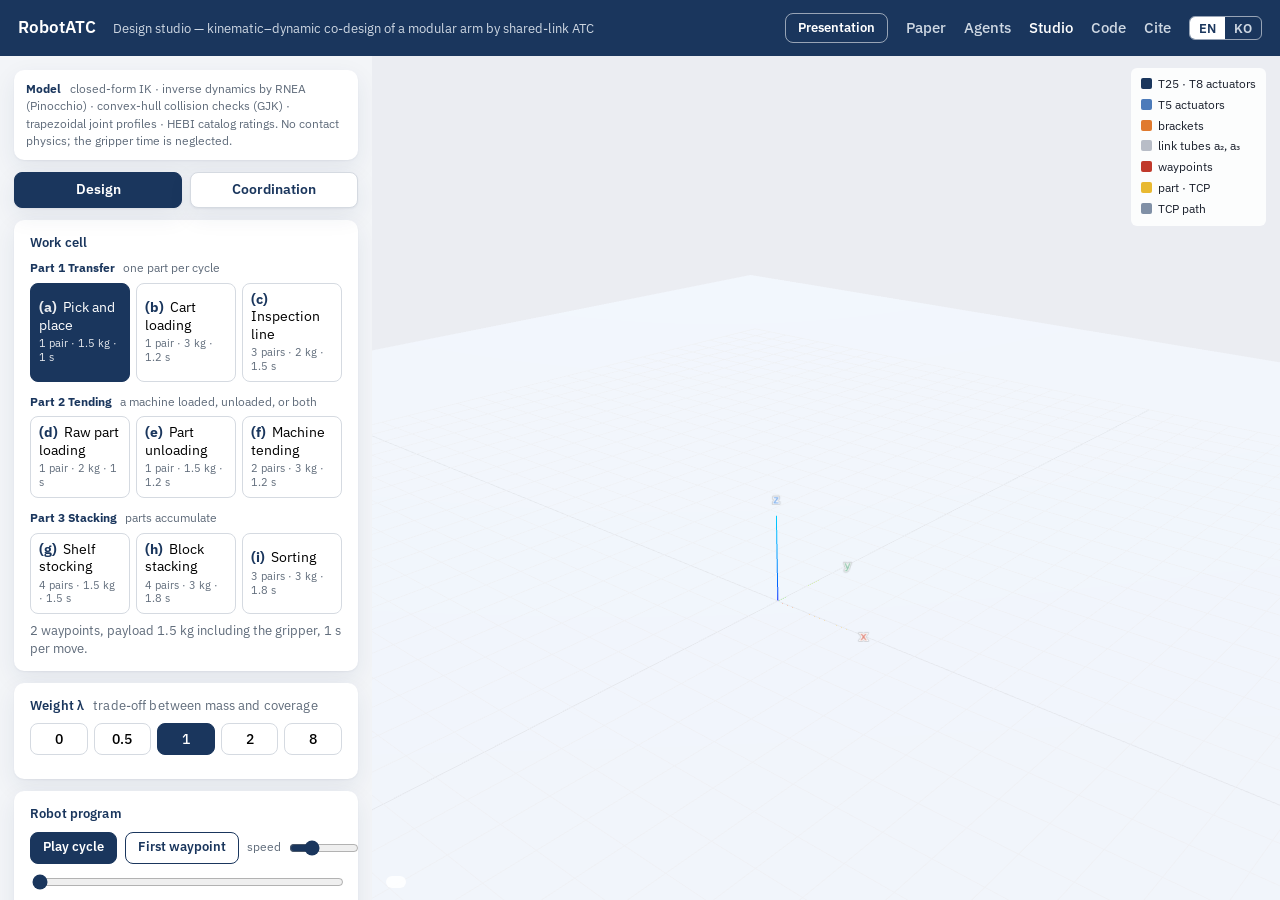
<file: studio/index.html>
<!doctype html>
<html lang="en">
<head>
<meta charset="utf-8">
<meta name="viewport" content="width=device-width, initial-scale=1">
<title>RobotATC Design Studio</title>
<link rel="preconnect" href="https://fonts.googleapis.com">
<link rel="preconnect" href="https://fonts.gstatic.com" crossorigin>
<link href="https://fonts.googleapis.com/css2?family=IBM+Plex+Sans:wght@400;500;600&family=Noto+Sans+KR:wght@400;500;700&display=swap" rel="stylesheet">
<link rel="stylesheet" href="style.css?v=7">
<script src="three.min.js"></script>
<script src="OrbitControls.js"></script>
<script src="STLLoader.js"></script>
</head>
<body>
<div class="app">

  <header class="top">
    <div class="brand">
      <a class="mark" href="../">RobotATC</a>
      <span class="sub" data-i18n="sub">Design studio — kinematic–dynamic co-design of a modular arm by shared-link ATC</span>
    </div>
    <nav class="top-right">
      <button class="present" id="btn-present" onclick="togglePresent()" data-i18n="top.present" title="Hide the panel and show the scene only (Esc to return)">Presentation</button>
      <a href="../#paper" data-i18n="nav.paper">Paper</a>
      <a href="../agents/">Agents</a>
      <a href="./" aria-current="page" data-i18n="nav.studio">Studio</a>
      <a href="../#paper" data-i18n="nav.code">Code</a>
      <a href="../#cite" data-i18n="nav.cite">Cite</a>
      <span class="lang" role="group" aria-label="Language"><button data-lang="en" class="on">EN</button><span>/</span><button data-lang="ko">KO</button></span>
    </nav>
  </header>

  <div class="layout">
    <aside class="side">

      <p class="engine" data-i18n-html="engine"><b>Model</b> closed-form IK · inverse dynamics by RNEA (Pinocchio) · convex-hull collision checks (GJK) · trapezoidal joint profiles · HEBI catalog ratings. No contact physics; the gripper time is neglected.</p>
      <div class="mode-row">
        <button class="mode on" id="mode-design" onclick="setMode('design')" data-i18n="mode.design">Design</button>
        <button class="mode" id="mode-coord" onclick="setMode('coord')" data-i18n="mode.coord">Coordination</button>
      </div>

      <section class="panel">
        <h2 data-i18n="cells.h">Work cell</h2>
        <div class="cell-grid" id="cell-grid"></div>
        <p class="hint" id="cell-hint"></p>
      </section>

      <section class="panel">
        <h2><span data-i18n="lam.h">Weight λ</span> <span class="h2-note" data-i18n="lam.note">trade-off between mass and coverage</span></h2>
        <div class="lam-row" id="lam-row"></div>
        <div class="design-card" id="design-card"></div>
      </section>

      <section class="panel coord-only" id="coord-panel" hidden>
        <h2><span data-i18n="coord.h">Coordination</span> <span class="h2-note" data-i18n="coord.note">the two copies of the link lengths, round by round</span></h2>
        <div class="play-row">
          <button class="btn" id="btn-coord-play" onclick="toggleCoordPlay()" data-i18n="coord.play">Play rounds</button>
          <button class="btn quiet" onclick="coordTo(0)" data-i18n="coord.r1">Round 1</button>
          <span class="round-label" id="round-label"></span>
        </div>
        <input type="range" id="round-scrub" min="0" max="0" value="0" step="1" oninput="coordTo(+this.value)">
        <div class="coord-readout" id="coord-readout"></div>
        <canvas id="plane" width="330" height="300"></canvas>
        <canvas id="curves" width="330" height="200"></canvas>
        <p class="hint" data-i18n="coord.hint">Kinematic copy in green, dynamic copy in red, system target in gray, on the plane of the link lengths. Crosses mark the all-in-one solution and the three starts. In the scene the two copies stand as stick arms at the first waypoint over the coordinated design.</p>
      </section>

      <section class="panel design-only">
        <h2 data-i18n="prog.h">Robot program</h2>
        <div class="play-row">
          <button class="btn" id="btn-play" onclick="togglePlay()" data-i18n="prog.play">Play cycle</button>
          <button class="btn quiet" onclick="gotoWaypoint(0)" data-i18n="prog.first">First waypoint</button>
          <label class="speed"><span data-i18n="prog.speed">speed</span> <input type="range" id="play-speed" min="0.25" max="3" step="0.25" value="1"></label>
        </div>
        <input type="range" id="scrub" min="0" max="0" value="0" step="1" oninput="scrubTo(+this.value)">
        <p class="hint" id="play-hint" data-i18n="prog.hint">LIN retract along the tool axis, PTP to the next retract pose, LIN approach. The gripper opens on the approach and closes at the waypoint.</p>
      </section>

      <section class="panel design-only">
        <h2><span data-i18n="joints.h">Joints</span> <span class="h2-note" data-i18n="joints.note">drag to pose the arm by hand</span></h2>
        <div id="sliders"></div>
        <div class="fk" id="fk"></div>
      </section>

      <section class="panel">
        <h2 data-i18n="view.h">View</h2>
        <div class="toggles">
          <label><input type="checkbox" id="chk-way" checked onchange="redrawOverlay()"> <span data-i18n="view.way">waypoints and approach axes</span></label>
          <label><input type="checkbox" id="chk-props" checked onchange="redrawOverlay()"> <span data-i18n="view.props">cell equipment</span></label>
          <label><input type="checkbox" id="chk-axes" onchange="toggleAxes(this.checked)"> <span data-i18n="view.axes">joint frames</span></label>
          <label><input type="checkbox" id="chk-grid" checked onchange="toggleGrid(this.checked)"> <span data-i18n="view.grid">floor grid</span></label>
          <label><input type="checkbox" id="chk-paper" onchange="setPaperMode(this.checked)"> <span data-i18n="view.paper">paper mode (white, shadow only)</span></label>
        </div>
        <div class="cam-row">
          <input type="text" id="cam-pose" placeholder="camera pose, 6 numbers" data-i18n-attr="placeholder:cam.ph" spellcheck="false">
          <button class="btn xs" onclick="copyCameraPose()" data-i18n="cam.copy">Copy</button>
          <button class="btn xs" onclick="pasteCameraPose()" data-i18n="cam.apply">Apply</button>
          <button class="btn xs" onclick="savePNG(3)">PNG ×3</button>
        </div>
      </section>

    </aside>

    <main class="stage">
      <div id="three" class="three"></div>
      <div class="legend">
        <span><i style="background:#1A365D"></i><span data-i18n="leg.t25">T25 · T8 actuators</span></span>
        <span><i style="background:#4C7BBA"></i><span data-i18n="leg.t5">T5 actuators</span></span>
        <span><i style="background:#E07A2E"></i><span data-i18n="leg.br">brackets</span></span>
        <span><i style="background:#B8BDC7"></i><span data-i18n="leg.tube">link tubes a₂, a₃</span></span>
        <span><i style="background:#C0392B"></i><span data-i18n="leg.wp">waypoints</span></span>
        <span><i style="background:#E8B931"></i><span data-i18n="leg.part">part · TCP</span></span>
        <span><i style="background:#1A365D;opacity:.55"></i><span data-i18n="leg.trace">TCP path</span></span>
      </div>
      <div class="stage-note" id="stage-note"></div>
    </main>
  </div>
</div>
<script src="i18n.js?v=6"></script>
<script src="../lang.js"></script>
<script src="app.js?v=23"></script>
</body>
</html>
</file>
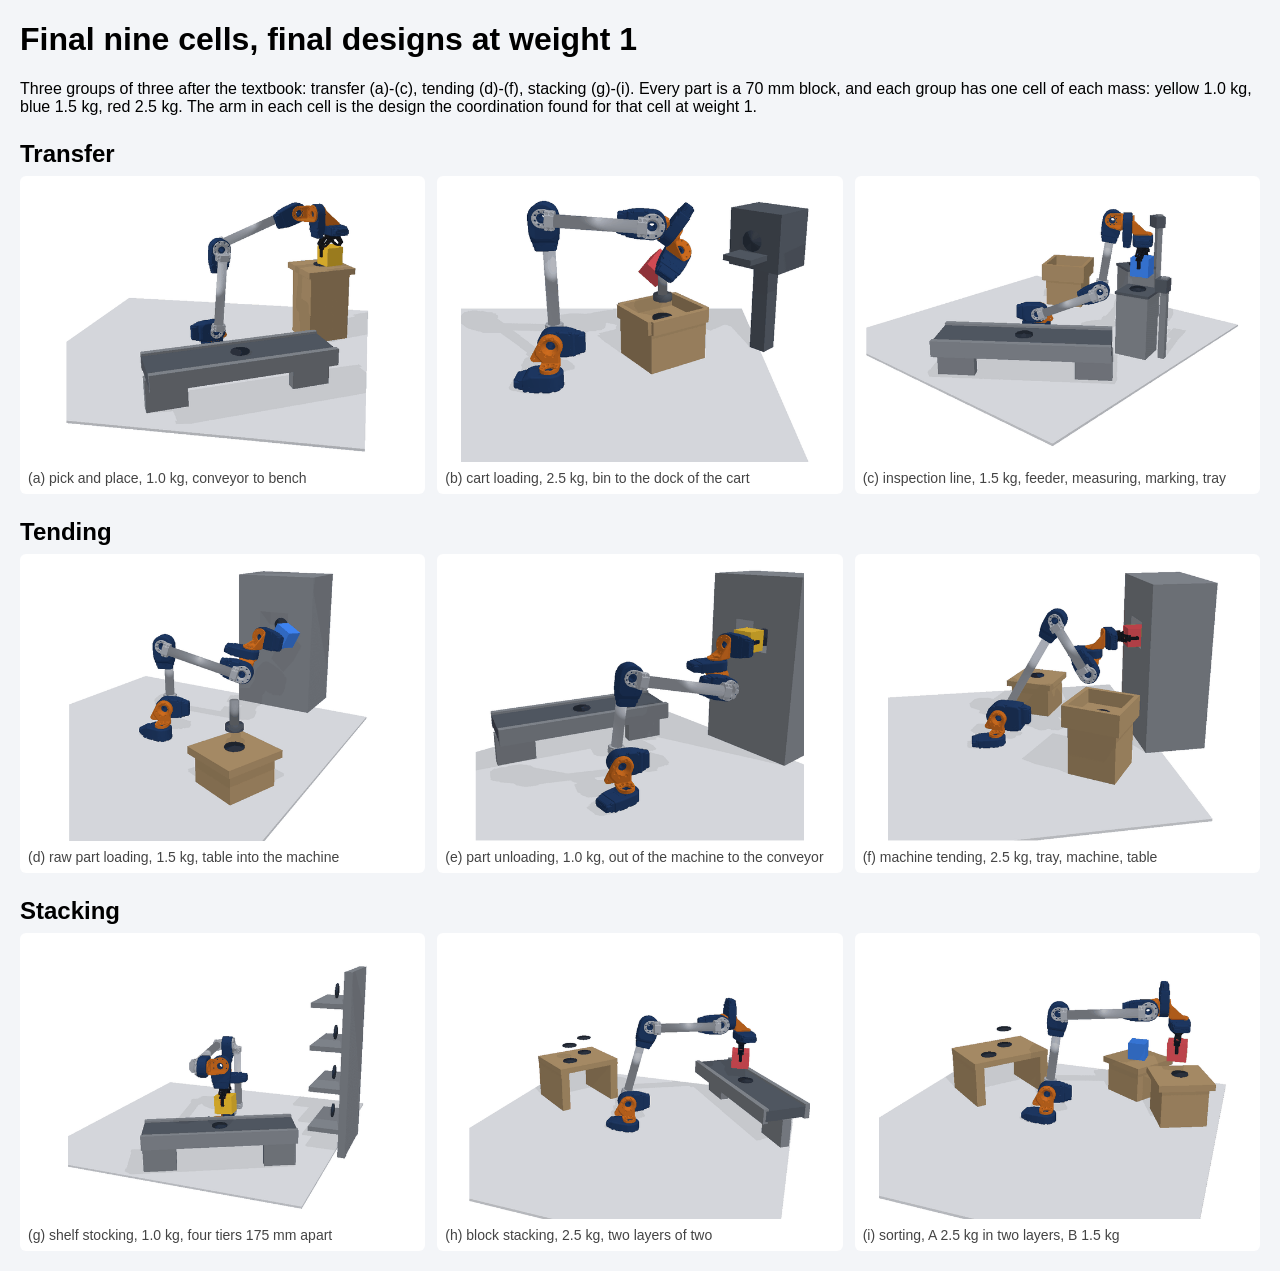
<file: assets/preview/index.html>
<!doctype html><meta charset="utf-8"><title>Preview: final nine cells</title>
<style>body{font-family:sans-serif;margin:20px;background:#F3F5F8}h2{margin:24px 0 8px}div.g{display:grid;grid-template-columns:repeat(3,1fr);gap:12px}figure{margin:0;background:#fff;padding:8px;border-radius:6px}img{width:100%}figcaption{font-size:14px;color:#444;margin-top:4px}</style>
<h1>Final nine cells, final designs at weight 1</h1>
<p>Three groups of three after the textbook: transfer (a)-(c), tending (d)-(f), stacking (g)-(i). Every part is a 70 mm block, and each group has one cell of each mass: yellow 1.0 kg, blue 1.5 kg, red 2.5 kg. The arm in each cell is the design the coordination found for that cell at weight 1. </p>
<h2>Transfer</h2><div class="g">
<figure><img src="cell_a_c.gif"><figcaption>(a) pick and place, 1.0 kg, conveyor to bench</figcaption></figure>
<figure><img src="cell_b_c.gif"><figcaption>(b) cart loading, 2.5 kg, bin to the dock of the cart</figcaption></figure>
<figure><img src="cell_c_c.gif"><figcaption>(c) inspection line, 1.5 kg, feeder, measuring, marking, tray</figcaption></figure></div>
<h2>Tending</h2><div class="g">
<figure><img src="cell_d_c.gif"><figcaption>(d) raw part loading, 1.5 kg, table into the machine</figcaption></figure>
<figure><img src="cell_e_c.gif"><figcaption>(e) part unloading, 1.0 kg, out of the machine to the conveyor</figcaption></figure>
<figure><img src="cell_f_c.gif"><figcaption>(f) machine tending, 2.5 kg, tray, machine, table</figcaption></figure></div>
<h2>Stacking</h2><div class="g">
<figure><img src="cell_g_c.gif"><figcaption>(g) shelf stocking, 1.0 kg, four tiers 175 mm apart</figcaption></figure>
<figure><img src="cell_h_c.gif"><figcaption>(h) block stacking, 2.5 kg, two layers of two</figcaption></figure>
<figure><img src="cell_i_c.gif"><figcaption>(i) sorting, A 2.5 kg in two layers, B 1.5 kg</figcaption></figure></div>
</file>
<file: style.css>
/* RobotATC project page.  Palette from the arm itself: actuator navy, bracket orange, tube steel. */
:root {
  --navy: #1A365D;
  --orange: #E07A2E;
  --steel: #8E98A3;
  --ink: #1A202C;
  --rule: #D5DAE1;
  --paper: #FFFFFF;
  --muted: #5F6B7A;      /* secondary text in the app pages; darker than steel so it does not look washed out */
  --bg: #F3F5F8;         /* app page background; panels sit white on it */
  --shadow: 0 1px 2px rgba(26,54,93,.06), 0 8px 24px rgba(26,54,93,.08);
  --measure: 1100px;     /* text runs the full content width, the same as the nav bar and the figures */
}
* { box-sizing: border-box; }
html { color-scheme: light; }
body {
  margin: 0;
  background: var(--paper);
  color: var(--ink);
  font-family: "IBM Plex Sans", "Helvetica Neue", Arial, sans-serif;
  font-size: 17px;
  line-height: 1.55;
  -webkit-font-smoothing: antialiased;
}
a { color: var(--navy); text-decoration-color: var(--orange); text-decoration-thickness: 2px; text-underline-offset: 3px; }
a:hover { color: var(--orange); }
a:focus-visible, .btn:focus-visible { outline: 3px solid var(--orange); outline-offset: 3px; }
img { max-width: 100%; height: auto; display: block; }

/* top bar */
.top-wrap { position: sticky; top: 0; z-index: 20; background: var(--navy); color: #fff; }
.top {
  display: flex; align-items: center; justify-content: space-between;
  max-width: 1100px; margin: 0 auto; padding: 0 24px; height: 56px;
}
.mark { display: inline-flex; align-items: center; gap: 10px; font-weight: 600; font-size: 17px; letter-spacing: 0.01em; text-decoration: none; color: #fff; }
.top nav { display: flex; align-items: center; }
.top nav a { margin-left: 22px; text-decoration: none; font-weight: 500; font-size: 14.5px; color: #CFD8E3; }
.top nav a:hover { color: #fff; }
.top nav a[aria-current] { color: #fff; }
.top .lang { border-color: rgba(255,255,255,.55); }
.top .lang button { background: transparent; color: #CFD8E3; }
.top .lang button + button { border-left-color: rgba(255,255,255,.55); }
.top .lang button.on { background: #fff; color: var(--navy); }

main { max-width: 1100px; margin: 0 auto; padding: 0 24px 64px; }

/* title block */
.title { padding: 56px 0 28px; max-width: var(--measure); }
.venue { margin: 0 0 14px; color: var(--steel); font-size: 15px; }
h1 { font-size: clamp(30px, 4vw, 40px); line-height: 1.12; font-weight: 600; margin: 0 0 18px; color: var(--navy); letter-spacing: -0.01em; }
h1 span { display: block; font-weight: 400; font-size: 0.68em; color: var(--ink); margin-top: 10px; line-height: 1.3; }
.authors { margin: 0 0 22px; font-size: 18px; }
.authors em { font-style: normal; color: var(--steel); font-size: 16px; }
.links { display: flex; flex-wrap: wrap; gap: 10px; margin: 0; }
.btn {
  display: inline-block; padding: 9px 16px; border-radius: 6px;
  background: var(--navy); color: #fff; text-decoration: none; font-weight: 500; font-size: 15px;
}
.btn:hover { background: var(--orange); color: #fff; }
.btn.quiet { background: transparent; color: var(--navy); border: 1.5px solid var(--navy); }
.btn.quiet:hover { border-color: var(--orange); color: var(--orange); }

/* nine cells */
.cells { margin: 8px 0 48px; }
.cells figure { margin: 0; }
.grid9 { display: grid; grid-template-columns: repeat(3, 1fr); gap: 6px; background: var(--rule); padding: 6px; border-radius: 8px; }
.grid9 img { width: 100%; aspect-ratio: 865 / 802; object-fit: cover; background: #fff; border-radius: 3px; }
figcaption { color: var(--steel); font-size: 14.5px; line-height: 1.45; margin-top: 10px; max-width: var(--measure); }

/* prose sections */
.prose { max-width: var(--measure); margin: 0 0 52px; }
.prose h2 { font-size: 24px; font-weight: 600; color: var(--navy); margin: 0 0 12px; letter-spacing: -0.005em; }
.prose h3 { font-size: 17px; font-weight: 600; margin: 22px 0 6px; }
.prose p { margin: 0 0 14px; }
.prose figure { margin: 22px 0 6px; }
.prose figure.wide { max-width: 1100px; width: min(1100px, calc(100vw - 48px)); }
.prose figure.arm img { max-width: 560px; }
.findings { padding-left: 1.1em; margin: 0 0 8px; }
.findings li { margin-bottom: 10px; }
.findings b { font-weight: 600; color: var(--navy); }
.gifs { display: grid; grid-template-columns: repeat(3, 1fr); gap: 14px; width: min(1100px, calc(100vw - 48px)); margin: 18px 0 6px; }
.gifs figure { margin: 0; }
.gifs img { border-radius: 4px; background: #f3f5f7; }
pre {
  background: #F3F5F8; border-left: 3px solid var(--navy); padding: 14px 16px; overflow-x: auto;
  font-size: 13.5px; line-height: 1.45; border-radius: 0 6px 6px 0;
}

footer { max-width: 1100px; margin: 0 auto; padding: 22px 24px 40px; border-top: 1px solid var(--rule); color: var(--steel); font-size: 14px; }
footer p { margin: 4px 0; }

@media (max-width: 720px) {
  body { font-size: 16px; }
  .grid9 { gap: 4px; padding: 4px; }
  .gifs { grid-template-columns: 1fr; }
  .top nav a { margin-left: 14px; }
}
@media (prefers-reduced-motion: reduce) { * { scroll-behavior: auto !important; } }

/* language switch (every page) and Korean typography */
.lang { display: inline-flex; margin-left: 22px; border: 1px solid var(--navy); border-radius: 6px; overflow: hidden; font-size: 12.5px; vertical-align: middle; white-space: nowrap; }
.lang > span { display: none; }
.lang button { font: inherit; font-weight: 600; background: #fff; border: 0; padding: 3px 9px; color: var(--navy); cursor: pointer; line-height: 1.3; }
.lang button + button { border-left: 1px solid var(--navy); }
.lang button.on { background: var(--navy); color: #fff; }
body.ko { font-family: "IBM Plex Sans", "Noto Sans KR", "Apple SD Gothic Neo", "Malgun Gothic", sans-serif; }
body.ko h1, body.ko h2, body.ko h3 { word-break: keep-all; }
h1 b { font-weight: inherit; }
</file>
<file: agents/style.css>
/* RobotATC — agents page. Sidebar of views (overview, one per agent) and a main stage; builds on ../style.css for palette and type. */
body.agents { background: var(--bg); font-size: 14px; line-height: 1.5; --steel: var(--muted); }
.shell { display: grid; grid-template-columns: 236px 1fr; min-height: calc(100vh - 57px); }   /* under the sticky site header */

/* sidebar */
.sidebar { border-right: 1px solid var(--rule); padding: 18px 12px 24px 16px; position: sticky; top: 56px; height: calc(100vh - 56px); display: flex; flex-direction: column; gap: 18px; background: #fff; }
.views { display: flex; flex-direction: column; gap: 4px; }
.nav-label { font-size: 11.5px; letter-spacing: 0.06em; text-transform: uppercase; color: var(--steel); margin: 14px 0 4px 10px; }
.nav-item { position: relative; display: grid; grid-template-columns: 22px 1fr; column-gap: 10px; align-items: center; width: 100%; text-align: left; font: inherit; border: 0; border-radius: 8px; padding: 9px 30px 9px 10px; background: none; cursor: pointer; color: var(--ink); }
.nav-item svg { width: 20px; height: 20px; grid-row: 1 / span 2; stroke: currentColor; fill: none; stroke-width: 1.7; stroke-linecap: round; stroke-linejoin: round; opacity: .85; }
.nav-item b { display: block; font-weight: 600; font-size: 14px; line-height: 1.25; grid-column: 2; }
.nav-item span { display: block; font-size: 12px; color: var(--steel); margin-top: 2px; grid-column: 2; }
.nav-item:hover { background: #F0F3F7; }
.nav-item.active { background: var(--navy); color: #fff; }
.nav-item.active span { color: #CFD8E3; }
.nav-item .dot { position: absolute; right: 12px; top: 50%; width: 9px; height: 9px; margin-top: -4.5px; border-radius: 50%; background: var(--rule); }
.nav-item.on .dot { background: var(--orange); box-shadow: 0 0 0 3px rgba(224,122,46,0.18); }
.nav-item.done .dot { background: #2F855A; }
.site-links { margin-top: auto; display: flex; flex-direction: column; gap: 6px; padding-left: 10px; font-size: 13.5px; }
.site-links a { text-decoration: none; color: var(--steel); font-weight: 500; }
.site-links a:hover { color: var(--navy); }

/* main and top bar */
.shell main { max-width: none; margin: 0; padding: 0 28px 40px; min-width: 0; }
.topbar { display: flex; align-items: center; justify-content: space-between; gap: 14px; flex-wrap: nowrap; padding: 14px 0 12px; border-bottom: 1px solid var(--rule); margin-bottom: 22px; position: sticky; top: 56px; background: var(--bg); z-index: 5; }
.view-head { flex: 1 1 auto; min-width: 0; }
.view-head p { white-space: nowrap; overflow: hidden; text-overflow: ellipsis; }
.view-head h2 { margin: 0; font-size: 20px; font-weight: 600; color: var(--navy); }
.view-head p { margin: 2px 0 0; font-size: 13px; color: var(--steel); }
.controls { display: flex; align-items: center; gap: 6px; flex: 0 0 auto; }
.controls button { font: inherit; font-size: 13px; height: 32px; padding: 0 11px; border-radius: 8px; border: 1px solid var(--rule); background: #fff; color: var(--navy); cursor: pointer; font-weight: 500; box-shadow: 0 1px 2px rgba(26,54,93,.05); }
.controls button.on, .controls button:hover:not(:disabled) { background: var(--navy); border-color: var(--navy); color: #fff; }
.controls button:disabled { border-color: var(--rule); color: var(--steel); cursor: default; }
.controls .cellpick { display: inline-flex; gap: 3px; margin-right: 8px; }
.controls .cellpick button { padding: 0 8px; min-width: 32px; }
.controls .cellpick .part { display: inline-flex; align-items: center; gap: 3px; margin-right: 8px; padding: 2px 4px 2px 6px; border: 1px solid var(--rule); border-radius: 9px; }
.controls .cellpick .part i { font-style: normal; font-size: 11px; font-weight: 600; color: var(--steel); margin-right: 2px; }
#btn-play { background: var(--navy); border-color: var(--navy); color: #fff; }
#btn-play:hover { background: var(--orange) !important; border-color: var(--orange) !important; }
.status { display: inline-flex; align-items: center; gap: 7px; font-size: 12.5px; font-weight: 500; color: var(--muted); margin-left: 6px; padding: 0 10px; height: 26px; border-radius: 13px; background: #E9EDF2; }
.status::before { content: ""; width: 7px; height: 7px; border-radius: 50%; background: var(--steel); }
.status.live { color: var(--navy); background: #E6EEF8; } .status.live::before { background: var(--orange); }
.status.done { color: #1F6A3F; background: #E6F4EA; } .status.done::before { background: #2F855A; }
body.on-overview .controls #btn-play, body.on-overview .controls #btn-reset, body.on-overview .controls .speed, body.on-overview .controls .status { visibility: hidden; }   /* the overview does not play; the cell picker stays */

/* views */
.view { display: none; }
.view.active { display: block; }
#view-overview .venue { margin: 6px 0 10px; }
#view-overview h1 { margin-bottom: 10px; font-size: 28px; }
#view-overview h1 span { font-size: 17px; margin-top: 6px; }
.lead { max-width: var(--measure); margin: 0; font-size: 15px; color: var(--muted); }

/* the three stages (overview) */
.stages { display: grid; grid-template-columns: 1fr 28px 1fr 28px 1fr; align-items: stretch; gap: 0; margin: 28px 0 30px; }
.stages .stage { font: inherit; text-align: left; position: relative; border: 1px solid #B9C3D0; border-radius: 10px; padding: 14px 16px 36px 16px; cursor: pointer; background: #fff; color: var(--ink); box-shadow: var(--shadow); }
.stages .stage .thumb { position: absolute; right: 14px; top: 14px; width: 64px; height: 44px; }
.stages .stage .thumb svg { width: 100%; height: 100%; fill: none; stroke-width: 1.5; stroke-linecap: round; }
.stages .stage h3, .stages .stage p { padding-right: 76px; }
.stages .stage:hover { border-color: var(--navy); box-shadow: 0 1px 2px rgba(26,54,93,.06), 0 12px 28px rgba(26,54,93,.14); }
.stages .stage small { display: inline-block; font-size: 11px; font-weight: 600; letter-spacing: 0.06em; text-transform: uppercase; color: #fff; background: var(--navy); padding: 2px 8px; border-radius: 4px; margin-bottom: 8px; }
.stages .stage.done small { background: #2F855A; }
.stages .stage.on small { background: var(--orange); }
.stages .stage h3 { margin: 0 0 6px; font-size: 16.5px; font-weight: 600; color: var(--navy); }
.stages .stage p { margin: 0; font-size: 13.5px; line-height: 1.45; color: var(--muted); }
.stages .stage .live { position: absolute; left: 16px; bottom: 12px; font-size: 12.5px; color: var(--steel); }
.stages .stage .live::before { content: ""; display: inline-block; width: 8px; height: 8px; border-radius: 50%; background: var(--rule); margin-right: 7px; vertical-align: 1px; }
.stages .stage.on { border-color: var(--navy); box-shadow: inset 0 0 0 1px var(--navy); }
.stages .stage.on .live { color: var(--navy); }
.stages .stage.on .live::before { background: var(--orange); }
.stages .stage.done { background: #F3F5F8; }
.stages .stage.done .live::before { background: #2F855A; }
.stages .arrow { position: relative; }
.stages .arrow::before { content: ""; position: absolute; left: 4px; right: 4px; top: 50%; border-top: 1.5px solid var(--rule); }
.stages .arrow::after { content: ""; position: absolute; right: 4px; top: 50%; width: 7px; height: 7px; border-top: 1.5px solid var(--rule); border-right: 1.5px solid var(--rule); transform: translateY(-50%) rotate(45deg); }

.card-table.setup { max-width: 760px; background: #fff; border-radius: 10px; box-shadow: var(--shadow); padding: 6px 10px; border-collapse: separate; border-spacing: 0; }
.card-table.setup tr:last-child th, .card-table.setup tr:last-child td { border-bottom: 0; }
.card-table.setup th { width: 22%; }

/* the line that says what the agent is doing right now */
.card .now { margin: 0; font-size: 14.5px; color: var(--navy); font-weight: 600; min-height: 1.4em; }
.card .now:empty::before { content: "\00a0"; }
.card .now::before { content: ""; display: inline-block; width: 8px; height: 8px; border-radius: 50%; background: var(--orange); margin-right: 8px; vertical-align: 1px; }
.card .now:empty::before { background: var(--rule); }
.card .now.done::before { background: #2F855A; }

/* cards */
.card { border: 0; border-radius: 10px; padding: 18px 20px 14px; margin: 0 0 16px; background: #fff; box-shadow: var(--shadow); }
.card header { display: flex; align-items: baseline; justify-content: space-between; gap: 18px; flex-wrap: wrap; margin-bottom: 14px; }
.card .who { margin: 0; color: var(--muted); font-size: 13px; line-height: 1.45; max-width: 560px; }
.card .two { display: grid; grid-template-columns: 1.25fr 1fr; gap: 22px; align-items: start; }
#view-task .card .two { grid-template-columns: 1.4fr 1fr; gap: 28px; }
.card .side h3 { font-size: 12px; text-transform: uppercase; letter-spacing: 0.05em; color: var(--steel); margin: 0 0 6px; font-weight: 600; }
.card .side h3 + * { margin-bottom: 14px; }
.card .side h3 .h3-note { text-transform: none; letter-spacing: 0; font-weight: 400; margin-left: 6px; }
.card .foot, .foot { color: var(--steel); font-size: 12.5px; margin: 12px 0 0; line-height: 1.45; }
.caption { color: var(--steel); font-size: 12.5px; margin: 8px 0 0; line-height: 1.45; }
.caption b { color: var(--ink); font-weight: 600; }
canvas { width: 100%; height: auto; background: #FAFBFC; border: 1px solid var(--rule); border-radius: 8px; }
.charts { display: grid; grid-template-columns: 1.1fr 1fr; gap: 10px; margin-top: 14px; }
.embed { position: relative; aspect-ratio: 16 / 10; background: #F6F7F9; border: 1px solid var(--rule); border-radius: 8px; overflow: hidden; }
.embed.tall { aspect-ratio: 16 / 9; }
.embed iframe { position: absolute; inset: 0; width: 100%; height: 100%; border: 0; }
#sketch { margin-bottom: 4px; }
.card .side h3.after { margin-top: 22px; }

/* hand-over to the next agent */
.next { display: inline-block; font: inherit; font-size: 14px; font-weight: 600; height: 38px; line-height: 36px; padding: 0 18px; border-radius: 8px; border: 1px solid var(--navy); background: var(--navy); color: #fff; cursor: pointer; text-decoration: none; box-shadow: var(--shadow); }
.next:hover:not(:disabled) { background: var(--orange); border-color: var(--orange); }
.next:disabled { background: #fff; color: var(--steel); border-color: var(--rule); cursor: default; box-shadow: none; }

/* chat */
.chat { min-height: 420px; padding: 6px 4px; display: flex; flex-direction: column; gap: 12px; }
#chat-layout, #chat-opt { min-height: 0; margin-top: 14px; gap: 10px; }
#chat-layout .msg, #chat-opt .msg { font-size: 13.5px; }   /* grows with the dialogue; the page scrolls, not the box */
.msg { max-width: 82%; padding: 10px 14px; border-radius: 12px; font-size: 14.5px; line-height: 1.5; opacity: 0; transform: translateY(4px); transition: opacity .25s, transform .25s; }
.msg.show { opacity: 1; transform: none; }
.msg.user { align-self: flex-end; background: var(--navy); color: #fff; border-bottom-right-radius: 3px; }
.msg.agent { align-self: flex-start; background: #F3F5F8; border-bottom-left-radius: 3px; }
.msg .tag { display: block; font-size: 11.5px; text-transform: uppercase; letter-spacing: 0.05em; color: var(--steel); margin-bottom: 2px; }
.msg.user .tag { color: #CFD8E3; }

/* tables */
.card-table { width: 100%; border-collapse: collapse; font-size: 13.5px; }
.card-table th, .card-table td { text-align: left; padding: 6px 8px; border-bottom: 1px solid var(--rule); vertical-align: top; }
.card-table th { color: var(--steel); font-weight: 400; width: 34%; }
.card-table td.src { color: var(--steel); font-size: 13px; }
.card-table tr.pending td { color: var(--rule); }
.card-table tr.filled td { color: var(--ink); }
.card-table td.v, .card-table td.src { transition: opacity .5s, transform .5s, background 1.4s; }
.card-table tr.enter td.v { opacity: 0; transform: translateX(-14px); }
.card-table tr.filled td.v { background: transparent; }
.card-table tr.enter.filled td.v, .card-table tr.enter.filled td.v + td { background: #FFF6EE; }
.token-fly { position: fixed; z-index: 60; font-size: 12.5px; font-weight: 600; padding: 3px 9px; border-radius: 7px; background: var(--navy); color: #fff; pointer-events: none; white-space: nowrap; box-shadow: 0 6px 16px -6px rgba(26,54,93,.6); transition: left .9s cubic-bezier(.2,.7,.2,1), top .9s cubic-bezier(.2,.7,.2,1), opacity .9s, transform .9s; }
.card-table td.mono { font-family: "IBM Plex Mono", monospace; font-size: 13.5px; }
.who-table .card-table td.by { font-weight: 500; }
.who-table .card-table td.by.llm { color: var(--orange); }
.who-table .card-table td.by.user { color: #2F855A; }

ul.plain, ul.checks { list-style: none; padding: 0; margin: 0 0 12px; font-size: 14.5px; }
ul.plain li { padding: 4px 0; border-bottom: 1px solid var(--rule); transition: opacity .5s, transform .5s; }
ul.plain li.pending { opacity: 0.25; }
ul.plain li.enter, ul.checks li.enter { opacity: 0; transform: translateX(-14px); }
ul.plain li b { font-weight: 600; }
ul.plain li span { color: var(--steel); display: block; font-size: 13px; }
ul.checks li { padding: 5px 0 5px 26px; position: relative; color: var(--rule); border-bottom: 1px solid var(--rule); transition: opacity .5s, transform .5s, color .5s; }
ul.checks li::before { content: "○"; position: absolute; left: 4px; color: var(--rule); }
ul.checks li.ok { color: var(--ink); }
ul.checks li.ok::before { content: "✓"; color: #2F855A; font-weight: 700; }
ul.checks li span { display: block; color: var(--steel); font-size: 13px; }

.confirm { display: flex; align-items: center; gap: 8px; font-size: 14px; color: var(--steel); margin: 6px 0 0; }
.confirm .dot { width: 10px; height: 10px; border-radius: 50%; background: var(--rule); display: inline-block; }
.confirm.ok { color: #2F855A; font-weight: 500; }
.confirm.ok .dot { background: #2F855A; }
.btn.small { padding: 6px 12px; font-size: 14px; }

.shell footer { max-width: none; margin: 36px 0 0; padding: 18px 0 0; font-size: 12.5px; }

@media (max-width: 900px) {
  .shell { grid-template-columns: 1fr; }
  .sidebar { position: static; height: auto; border-right: 0; border-bottom: 1px solid var(--rule); padding: 14px 16px; gap: 10px; }
  .stages .stage .thumb { display: none; } .stages .stage h3, .stages .stage p { padding-right: 0; }
  .views { flex-direction: row; flex-wrap: wrap; }
  .nav-label { display: none; }
  .nav-item { width: auto; padding-right: 26px; }
  .site-links { flex-direction: row; margin-top: 0; }
  .shell main { padding: 0 16px 32px; }
  .topbar { position: static; flex-wrap: wrap; }
  .stages { grid-template-columns: 1fr; }
  .stages .arrow { display: none; }
  .card .two, .charts { grid-template-columns: 1fr; }
}

/* target cascading diagram */
#atc { width: 100%; height: auto; display: block; background: #FAFBFC; border: 1px solid var(--rule); border-radius: 6px; font-family: "IBM Plex Sans", "Noto Sans KR", sans-serif; }
#atc .box { fill: #fff; stroke: var(--navy); stroke-width: 1.4; }
#atc .box.sub { stroke: var(--steel); }
#atc .t { font-size: 12.5px; fill: var(--ink); }
#atc .t.h { font-weight: 600; fill: var(--navy); }
#atc .t.s { fill: var(--steel); font-size: 11.5px; }
#atc .t.v { font-family: "IBM Plex Mono", monospace; font-size: 11.5px; }
#atc .t.k { fill: #2F855A; } #atc .t.d { fill: #9B2C2C; }
#atc .arrow { stroke: var(--steel); stroke-width: 1.3; fill: none; marker-end: url(#atc-head); }
#atc .arrow.k { stroke: #2F855A; } #atc .arrow.d { stroke: #9B2C2C; }
#atc .dot { r: 4; opacity: 0; }
#atc .dot.tgt { fill: var(--navy); } #atc .dot.k { fill: #2F855A; } #atc .dot.d { fill: #9B2C2C; }
#atc { --atc: 360ms; }                                   /* one round: target down in the first half, response up in the second; set from the replay speed */
#atc.pulse .dot.tgt { animation: atc-travel calc(var(--atc) * 0.46) ease-in-out both; }
#atc.pulse .dot.rsp { animation: atc-travel calc(var(--atc) * 0.46) ease-in-out calc(var(--atc) * 0.5) both; }
@keyframes atc-travel { 0% { opacity: 0; offset-distance: 0%; } 15% { opacity: 1; } 85% { opacity: 1; } 100% { opacity: 0; offset-distance: 100%; } }

/* a tool call inside the dialogue (recorded runs): the textbook search */
.msg.tool { background: #fff; border: 1px dashed var(--rule, #D5DAE1); color: var(--steel, #5B6672); font-size: 13px; }
.msg code { font-family: "IBM Plex Mono", monospace; font-size: 0.92em; background: rgba(26,54,93,.07); padding: 0 3px; border-radius: 3px; }

/* ---- legibility pass (2026-10-05): larger type, darker secondary text, the recorded dialogue laid out ---- */
body.agents { font-size: 15px; --steel: #56616E; }
.msg { font-size: 15.5px; line-height: 1.55; }
#chat-layout .msg, #chat-opt .msg { font-size: 14.5px; }
.msg .tag { font-size: 12px; font-weight: 600; }
.msg.agent { background: #EEF2F7; color: var(--ink); }
.msg code { font-family: "IBM Plex Mono", monospace; font-size: 0.9em; font-weight: 500; color: var(--navy); background: rgba(26,54,93,.10); padding: 1px 5px; border-radius: 4px; }
.msg.tool { background: #fff; border: 1px dashed #B9C1CC; color: var(--muted); font-size: 14px; }
.msg.tool i { color: var(--ink); }
.card .who { font-size: 14px; }
.card .side h3 { font-size: 13px; color: var(--navy); }
.card-table { font-size: 14.5px; }
.card-table th { color: var(--navy); font-weight: 600; }
.card-table tr.filled td.v { color: var(--ink); font-weight: 500; }
.card-table td.src { font-size: 13.5px; }
.card-table td.mono { font-size: 14.5px; }
.caption, .card .foot, .foot { font-size: 13.5px; }
ul.plain, ul.checks { font-size: 15.5px; }
ul.plain li span, ul.checks li span { font-size: 13.5px; }
.view-head p { font-size: 14px; }
#atc .t { font-size: 13.5px; }
#atc .t.s { font-size: 12.5px; }
#atc .t.v { font-size: 12.5px; }

/* ---- Stage 2: the log of the recorded run (boxes with the look of .msg.tool, one line per call or result) ---- */
#view-layout .two > div { min-width: 0; }
#chat-layout .msg.tool { max-width: 100%; padding: 8px 14px; }
#chat-layout .ln .fn { font-family: "IBM Plex Mono", monospace; font-size: 0.94em; color: var(--ink); }
#chat-layout .ln.key, #chat-layout .ln .lb { color: var(--ink); }
#chat-layout .ln.ck { white-space: nowrap; overflow: hidden; text-overflow: ellipsis; }
#chat-layout .ln .ok { color: #2F855A; font-weight: 700; }
#chat-layout .ln .no, ul.checks li.fail::before { color: #9B2C2C; font-weight: 700; }
ul.checks li.fail { color: var(--ink); }
ul.checks li.fail::before { content: "✗"; }
#fixtures li span { display: inline; margin-left: 10px; }

/* the two coordination charts stand in the side column, under the round diagram (2026-10-05) */
.card .side .charts { display: grid; grid-template-columns: 1fr 1fr; gap: 10px; margin-top: 14px; }
.card .side .charts canvas { width: 100%; height: auto; }

/* frame capture (?final=1&view=..&at=N): the card alone, at a fixed height, so every frame crops the same */
body.capture .next, body.capture footer { display: none; }
body.capture .view.active .card { min-height: 900px; }
</file>
<file: studio/style.css>
/* RobotATC design studio.  Same palette as the project page: actuator navy, bracket orange, tube steel. */
:root { --navy: #1A365D; --orange: #E07A2E; --steel: #5F6B7A; --ink: #1A202C; --rule: #D5DAE1; --paper: #FFFFFF; --bg: #F3F5F8; --shadow: 0 1px 2px rgba(26,54,93,.06), 0 8px 24px rgba(26,54,93,.08); }
* { box-sizing: border-box; }
html, body { height: 100%; margin: 0; }
body { font-family: "IBM Plex Sans", "Helvetica Neue", Arial, sans-serif; font-size: 14px; color: var(--ink); background: var(--paper); line-height: 1.4; }
a { color: var(--navy); text-decoration-color: var(--orange); text-decoration-thickness: 2px; text-underline-offset: 3px; }
button { font: inherit; }

.app { display: flex; flex-direction: column; height: 100vh; }
.top { display: flex; align-items: center; justify-content: space-between; padding: 0 18px; height: 56px; background: var(--navy); color: #fff; }
.brand .mark { display: inline-flex; align-items: center; gap: 10px; font-weight: 600; font-size: 17px; color: #fff; margin-right: 14px; text-decoration: none; }
.brand .sub { color: #CFD8E3; font-size: 13px; }
.top-right { display: flex; align-items: center; }
.top-right a { margin-left: 18px; text-decoration: none; font-weight: 500; font-size: 14.5px; color: #CFD8E3; }
.top-right a:hover { color: #fff; text-decoration: none; }
.top-right a[aria-current] { color: #fff; }
.top-right a:hover { text-decoration: underline; }

.layout { display: flex; flex: 1; min-height: 0; }
.side { width: 372px; overflow-y: auto; padding: 14px 14px 30px; background: var(--bg); }
.panel { padding: 14px 16px 14px; margin-bottom: 12px; background: #fff; border-radius: 10px; box-shadow: var(--shadow); }
h2 { font-size: 13px; font-weight: 600; color: var(--navy); margin: 0 0 8px; letter-spacing: 0.01em; }
.h2-note { font-weight: 400; color: var(--steel); margin-left: 6px; }
.hint { color: var(--steel); font-size: 12.5px; margin: 8px 0 0; }

.cell-grid { display: grid; grid-template-columns: 1fr 1fr 1fr; gap: 6px; }
.part-h { grid-column: 1 / -1; display: flex; align-items: baseline; gap: 8px; margin: 6px 0 0; font-size: 12px; }
.part-h b { color: var(--navy); }
.part-h span { color: var(--steel); }
.part-h:first-child { margin-top: 0; }
.cell { text-align: left; padding: 7px 8px; border: 1px solid var(--rule); border-radius: 8px; background: #fff; cursor: pointer; line-height: 1.25; }
.cell b { color: var(--navy); margin-right: 3px; }
.cell small { display: block; color: var(--steel); font-size: 11px; margin-top: 3px; }
.cell:hover { border-color: var(--navy); }
.cell.on { border-color: var(--navy); background: var(--navy); color: #fff; }
.cell.on b, .cell.on small { color: #fff; opacity: 0.9; }

.lam-row { display: flex; gap: 6px; margin-bottom: 10px; }
.lam { flex: 1; height: 32px; border: 1px solid var(--rule); border-radius: 8px; background: #fff; cursor: pointer; font-weight: 500; }
.lam:hover { border-color: var(--navy); }
.lam.on { background: var(--navy); border-color: var(--navy); color: #fff; }

.design-card .kv { display: flex; justify-content: space-between; padding: 4px 0; border-bottom: 1px dashed var(--rule); }
.design-card .kv span { color: var(--steel); }
.design-card .kv b { font-weight: 600; }
.chips { display: flex; flex-wrap: wrap; gap: 4px; padding: 6px 0; }
.chip { font-size: 11.5px; padding: 2px 7px; border-radius: 4px; color: #fff; background: var(--steel); }
.chip.t25 { background: #1A365D; } .chip.t8 { background: #2E5A8C; } .chip.t5 { background: #4C7BBA; }
.delta { margin: 8px 0 0; color: var(--ink); font-size: 13px; }

.play-row { display: flex; align-items: center; gap: 8px; margin-bottom: 8px; }
.btn { height: 32px; padding: 0 12px; border-radius: 8px; border: 1px solid var(--navy); background: var(--navy); color: #fff; cursor: pointer; font-weight: 600; font-size: 13px; white-space: nowrap; flex: none; }
.btn:hover { background: var(--orange); border-color: var(--orange); }
.btn.quiet { background: #fff; color: var(--navy); }
.btn.quiet:hover { color: var(--orange); }
.btn.xs { height: 28px; padding: 0 9px; font-size: 12px; }
.speed { color: var(--steel); font-size: 12px; margin-left: auto; display: flex; align-items: center; gap: 6px; }
.speed input { width: 70px; }
#scrub { width: 100%; }

.sl { display: grid; grid-template-columns: 110px 1fr; align-items: center; gap: 8px; margin: 3px 0; }
.sl label { display: flex; justify-content: space-between; color: var(--steel); font-size: 12.5px; }
.sl label span { color: var(--ink); font-variant-numeric: tabular-nums; }
.fk { margin-top: 8px; color: var(--steel); font-size: 12.5px; }
.fk b { color: var(--ink); margin-left: 6px; }

.toggles label { display: block; margin: 4px 0; }
.cam-row { display: flex; gap: 6px; margin-top: 8px; }
.cam-row input { flex: 1; min-width: 0; border: 1px solid var(--rule); border-radius: 8px; padding: 4px 8px; font: inherit; font-size: 12px; }

.stage { flex: 1; position: relative; background: var(--bg); min-width: 0; }
.three { position: absolute; inset: 0; }
.three canvas { display: block; }
.legend { position: absolute; right: 14px; top: 12px; display: flex; flex-direction: column; gap: 4px; background: rgba(255,255,255,0.85); padding: 8px 10px; border-radius: 6px; font-size: 12px; color: var(--ink); }
.legend i { display: inline-block; width: 11px; height: 11px; border-radius: 2px; margin-right: 6px; vertical-align: -1px; }
.stage-note { position: absolute; left: 14px; bottom: 12px; background: rgba(255,255,255,0.85); padding: 6px 10px; border-radius: 6px; font-size: 13px; color: var(--navy); font-weight: 500; }

input[type=range] { accent-color: var(--navy); }
@media (max-width: 900px) { .layout { flex-direction: column; } .side { width: auto; max-height: 45vh; border-right: 0; border-bottom: 1px solid var(--rule); } }

.mode-row { display: flex; gap: 8px; padding: 0 0 12px; }
.mode { flex: 1; height: 36px; border: 1px solid var(--rule); border-radius: 8px; background: #fff; color: var(--navy); cursor: pointer; font-weight: 600; box-shadow: var(--shadow); }
.mode.on { background: var(--navy); border-color: var(--navy); color: #fff; }
.round-label { color: var(--steel); font-size: 12.5px; margin-left: auto; font-variant-numeric: tabular-nums; }
#round-scrub { width: 100%; }
.coord-readout { display: grid; grid-template-columns: 1fr 1fr 1fr; gap: 4px 8px; margin: 8px 0; font-size: 12.5px; }
.coord-readout div { border-bottom: 1px dashed var(--rule); padding: 3px 0; }
.coord-readout span { display: block; color: var(--steel); font-size: 11px; }
.coord-readout b { font-weight: 600; font-variant-numeric: tabular-nums; }
.coord-readout .k b { color: #2E6FD8; } .coord-readout .d b { color: #E07A2E; }
#plane, #curves { display: block; width: 100%; height: auto; border: 1px solid var(--rule); border-radius: 6px; background: #fff; margin-top: 8px; }

/* language switch and Korean typography */
.lang { display: inline-flex; margin-left: 18px; border: 1px solid rgba(255,255,255,.55); border-radius: 6px; overflow: hidden; font-size: 12.5px; vertical-align: middle; white-space: nowrap; }
.lang > span { display: none; }
.lang button { font: inherit; font-weight: 600; background: transparent; border: 0; padding: 3px 9px; color: #CFD8E3; cursor: pointer; line-height: 1.3; }
.lang button + button { border-left: 1px solid rgba(255,255,255,.55); }
.lang button.on { background: #fff; color: var(--navy); }
body.ko { font-family: "IBM Plex Sans", "Noto Sans KR", "Apple SD Gothic Neo", "Malgun Gothic", sans-serif; }

/* presentation mode: panel hidden, scene only (Esc returns) */
.top-right .present { font: inherit; font-weight: 600; font-size: 13px; margin-left: 4px; height: 30px; padding: 0 12px; border: 1px solid rgba(255,255,255,.55); border-radius: 8px; background: transparent; color: #fff; cursor: pointer; }
.top-right .present:hover { background: #fff; color: var(--navy); }
body.present .side { display: none; }
body.present .top .sub { display: none; }
body.present .legend, body.present .stage-note { font-size: 14px; }

/* embed mode (framed by the agents page): the stage alone */
body.embed .top, body.embed .side, body.embed .stage-note { display: none; }
body.embed .legend { font-size: 11px; padding: 6px 8px; right: 10px; top: 8px; }
body.embed .legend { display: none; }   /* the framing page carries its own caption */
body.embed .app { height: 100vh; }

.engine { margin: 0 0 12px; padding: 10px 12px; background: #fff; border-radius: 10px; box-shadow: var(--shadow); font-size: 12px; color: var(--steel); line-height: 1.45; }
.engine b { color: var(--navy); margin-right: 6px; }
</file>
